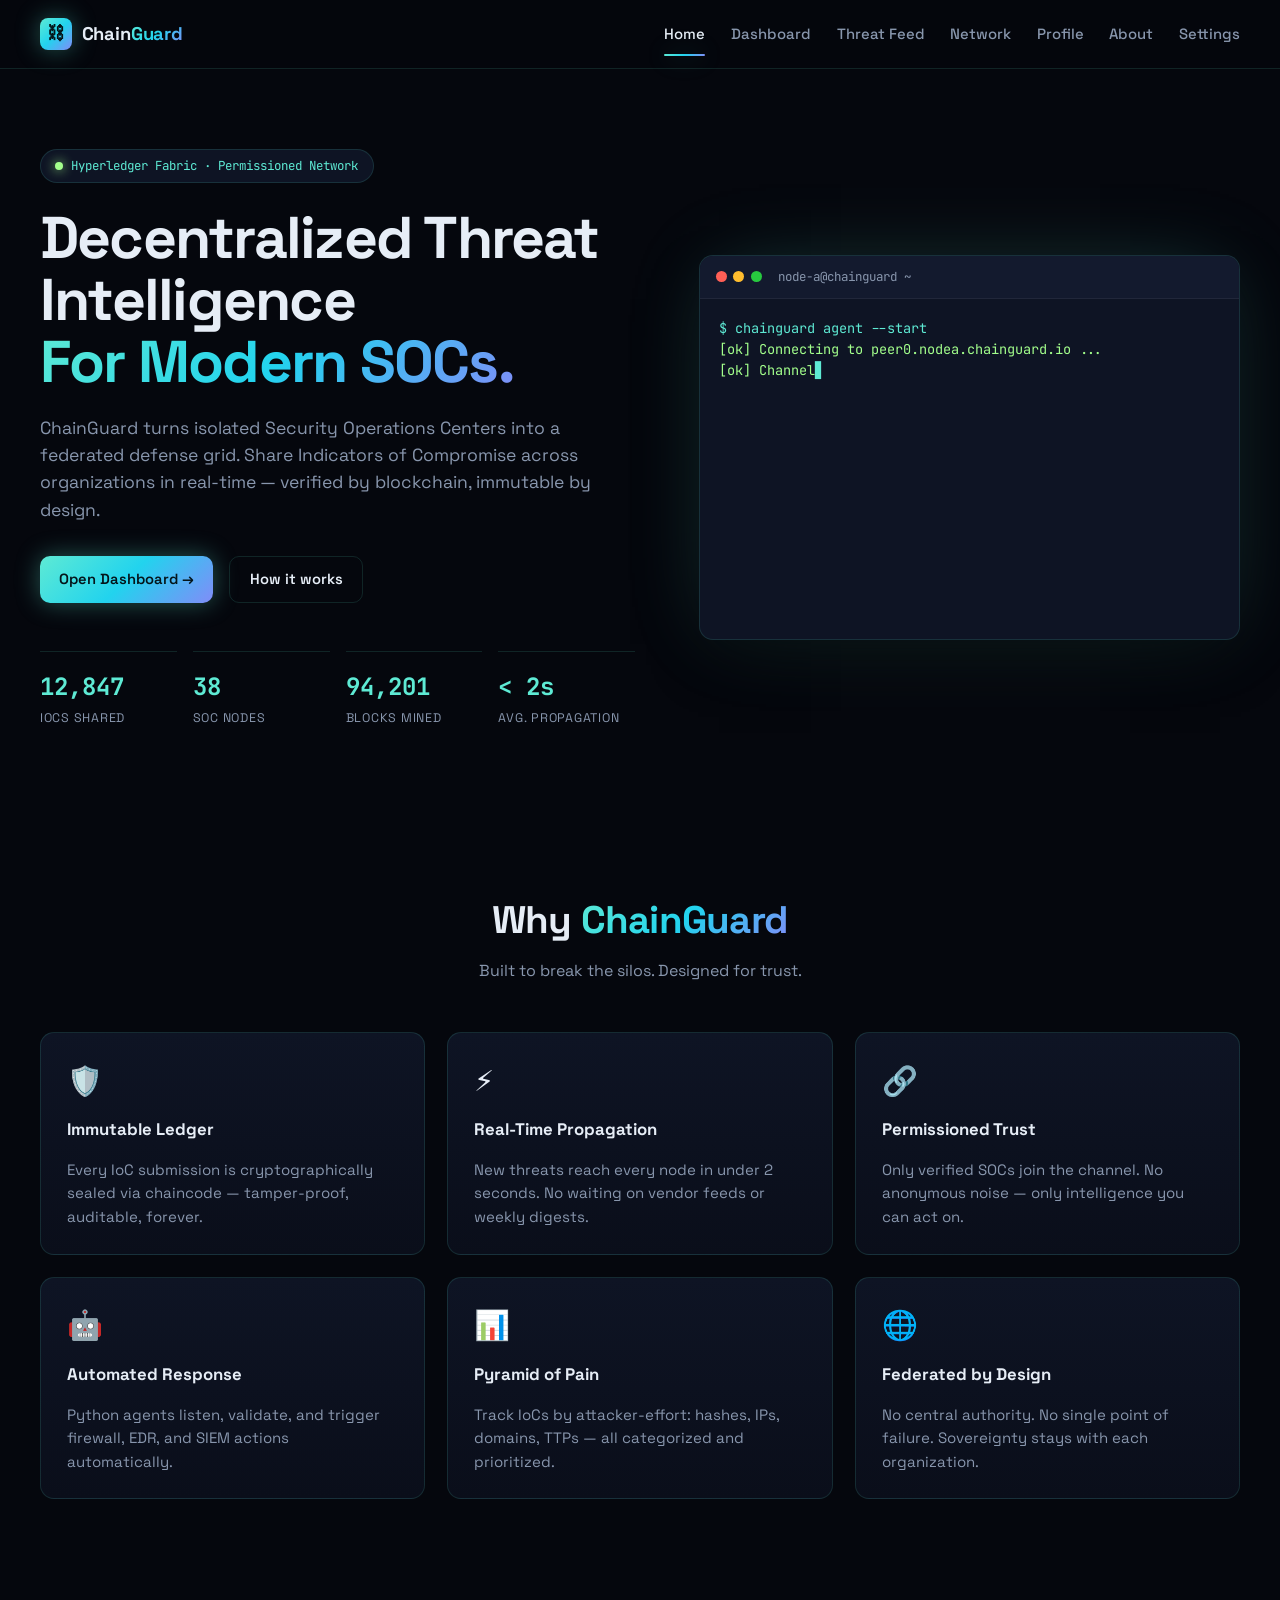
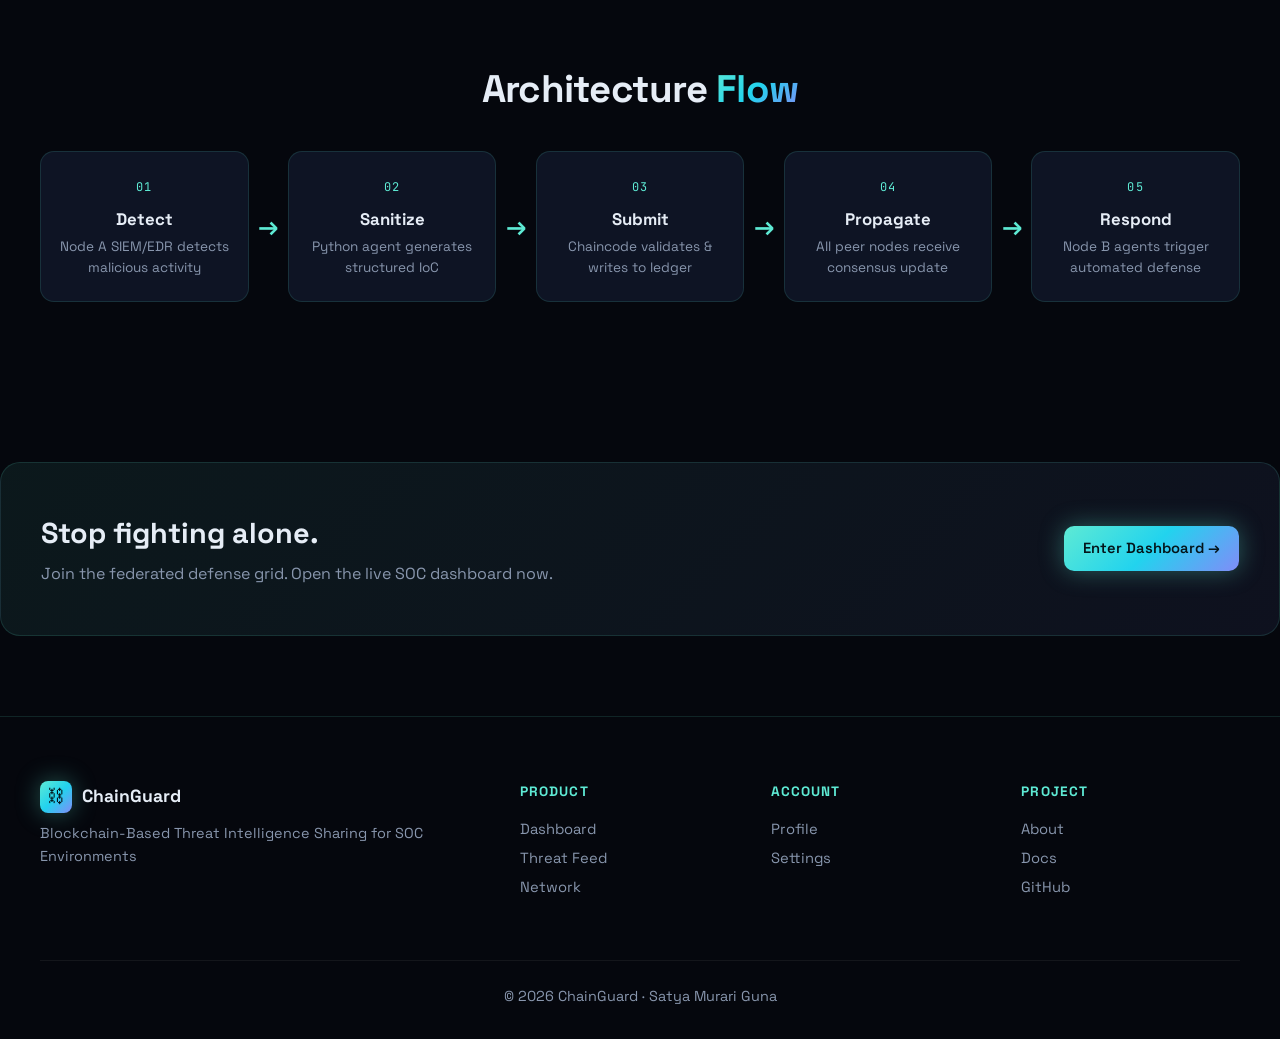
<file: chaingaurd/index.html>
<!DOCTYPE html>
<html lang="en">
<head>
  <meta charset="UTF-8" />
  <meta name="viewport" content="width=device-width, initial-scale=1.0" />
  <title>ChainGuard — Decentralized Threat Intelligence for SOCs</title>
  <meta name="description" content="ChainGuard: a Hyperledger Fabric–powered platform for secure, real-time threat intelligence sharing across Security Operations Centers." />
  <link rel="icon" href="favicon.ico" />
  <link rel="preconnect" href="https://fonts.googleapis.com" />
  <link rel="preconnect" href="https://fonts.gstatic.com" crossorigin />
  <link href="https://fonts.googleapis.com/css2?family=JetBrains+Mono:wght@400;600&family=Space+Grotesk:wght@400;500;600;700&display=swap" rel="stylesheet" />
  <link rel="stylesheet" href="style.css" />
</head>
<body>
  <div class="grid-bg"></div>
  <div class="scanline"></div>

  <!-- NAV -->
  <header class="nav">
    <a href="index.html" class="brand">
      <span class="brand-mark">⛓</span>
      <span class="brand-name">Chain<span class="accent">Guard</span></span>
    </a>
    <nav class="nav-links">
      <a href="index.html" class="active">Home</a>
      <a href="dashboard.html">Dashboard</a>
      <a href="threats.html">Threat Feed</a>
      <a href="network.html">Network</a>
      <a href="profile.html">Profile</a>
      <a href="about.html">About</a> 
      <a href="settings.html">Settings</a>
    </nav>
    <button class="hamburger" aria-label="menu">☰</button>
  </header>

  <!-- HERO -->
  <section class="hero">
    <div class="hero-text">
      <div class="badge">
        <span class="dot"></span> Hyperledger Fabric · Permissioned Network
      </div>
      <h1>Decentralized Threat Intelligence<br/><span class="grad">For Modern SOCs.</span></h1>
      <p class="lede">
        ChainGuard turns isolated Security Operations Centers into a federated defense grid.
        Share Indicators of Compromise across organizations in real-time — verified by
        blockchain, immutable by design.
      </p>
      <div class="cta-row">
        <a href="dashboard.html" class="btn btn-primary">Open Dashboard →</a>
        <a href="about.html" class="btn btn-ghost">How it works</a>
      </div>
      <div class="stats">
        <div><strong id="stat-iocs">12,847</strong><span>IoCs Shared</span></div>
        <div><strong id="stat-nodes">38</strong><span>SOC Nodes</span></div>
        <div><strong id="stat-blocks">94,201</strong><span>Blocks Mined</span></div>
        <div><strong>&lt; 2s</strong><span>Avg. Propagation</span></div>
      </div>
    </div>

    <div class="hero-visual">
      <div class="terminal">
        <div class="term-bar">
          <span></span><span></span><span></span>
          <p>node-a@chainguard ~ </p>
        </div>
        <div class="term-body" id="terminal"></div>
      </div>
    </div>
  </section>

  <!-- FEATURES -->
  <section class="features" id="features">
    <h2 class="section-title">Why <span class="accent">ChainGuard</span></h2>
    <p class="section-sub">Built to break the silos. Designed for trust.</p>
    <div class="feature-grid">
      <div class="card">
        <div class="ico">🛡️</div>
        <h3>Immutable Ledger</h3>
        <p>Every IoC submission is cryptographically sealed via chaincode — tamper-proof, auditable, forever.</p>
      </div>
      <div class="card">
        <div class="ico">⚡</div>
        <h3>Real-Time Propagation</h3>
        <p>New threats reach every node in under 2 seconds. No waiting on vendor feeds or weekly digests.</p>
      </div>
      <div class="card">
        <div class="ico">🔗</div>
        <h3>Permissioned Trust</h3>
        <p>Only verified SOCs join the channel. No anonymous noise — only intelligence you can act on.</p>
      </div>
      <div class="card">
        <div class="ico">🤖</div>
        <h3>Automated Response</h3>
        <p>Python agents listen, validate, and trigger firewall, EDR, and SIEM actions automatically.</p>
      </div>
      <div class="card">
        <div class="ico">📊</div>
        <h3>Pyramid of Pain</h3>
        <p>Track IoCs by attacker-effort: hashes, IPs, domains, TTPs — all categorized and prioritized.</p>
      </div>
      <div class="card">
        <div class="ico">🌐</div>
        <h3>Federated by Design</h3>
        <p>No central authority. No single point of failure. Sovereignty stays with each organization.</p>
      </div>
    </div>
  </section>

  <!-- ARCHITECTURE -->
  <section class="arch">
    <h2 class="section-title">Architecture <span class="accent">Flow</span></h2>
    <div class="flow">
      <div class="flow-node"><span class="num">01</span><h4>Detect</h4><p>Node A SIEM/EDR detects malicious activity</p></div>
      <div class="arrow">→</div>
      <div class="flow-node"><span class="num">02</span><h4>Sanitize</h4><p>Python agent generates structured IoC</p></div>
      <div class="arrow">→</div>
      <div class="flow-node"><span class="num">03</span><h4>Submit</h4><p>Chaincode validates & writes to ledger</p></div>
      <div class="arrow">→</div>
      <div class="flow-node"><span class="num">04</span><h4>Propagate</h4><p>All peer nodes receive consensus update</p></div>
      <div class="arrow">→</div>
      <div class="flow-node"><span class="num">05</span><h4>Respond</h4><p>Node B agents trigger automated defense</p></div>
    </div>
  </section>

  <!-- CTA -->
  <section class="cta-band">
    <div>
      <h2>Stop fighting alone.</h2>
      <p>Join the federated defense grid. Open the live SOC dashboard now.</p>
    </div>
    <a href="dashboard.html" class="btn btn-primary">Enter Dashboard →</a>
  </section>

  <footer class="footer">
    <div>
      <span class="brand-mark">⛓</span>
      <strong>ChainGuard</strong>
      <p>Blockchain-Based Threat Intelligence Sharing for SOC Environments</p>
    </div>
    <div class="foot-cols">
      <div><h5>Product</h5><a href="dashboard.html">Dashboard</a><a href="threats.html">Threat Feed</a><a href="network.html">Network</a></div>
      <div><h5>Account</h5><a href="profile.html">Profile</a><a href="settings.html">Settings</a></div>
      <div><h5>Project</h5><a href="about.html">About</a><a href="#">Docs</a><a href="#">GitHub</a></div>
    </div>
    <p class="copyright">© 2026 ChainGuard · Satya Murari Guna </p>
  </footer>

  <script src="script.js"></script>
</body>
</html>
</file>
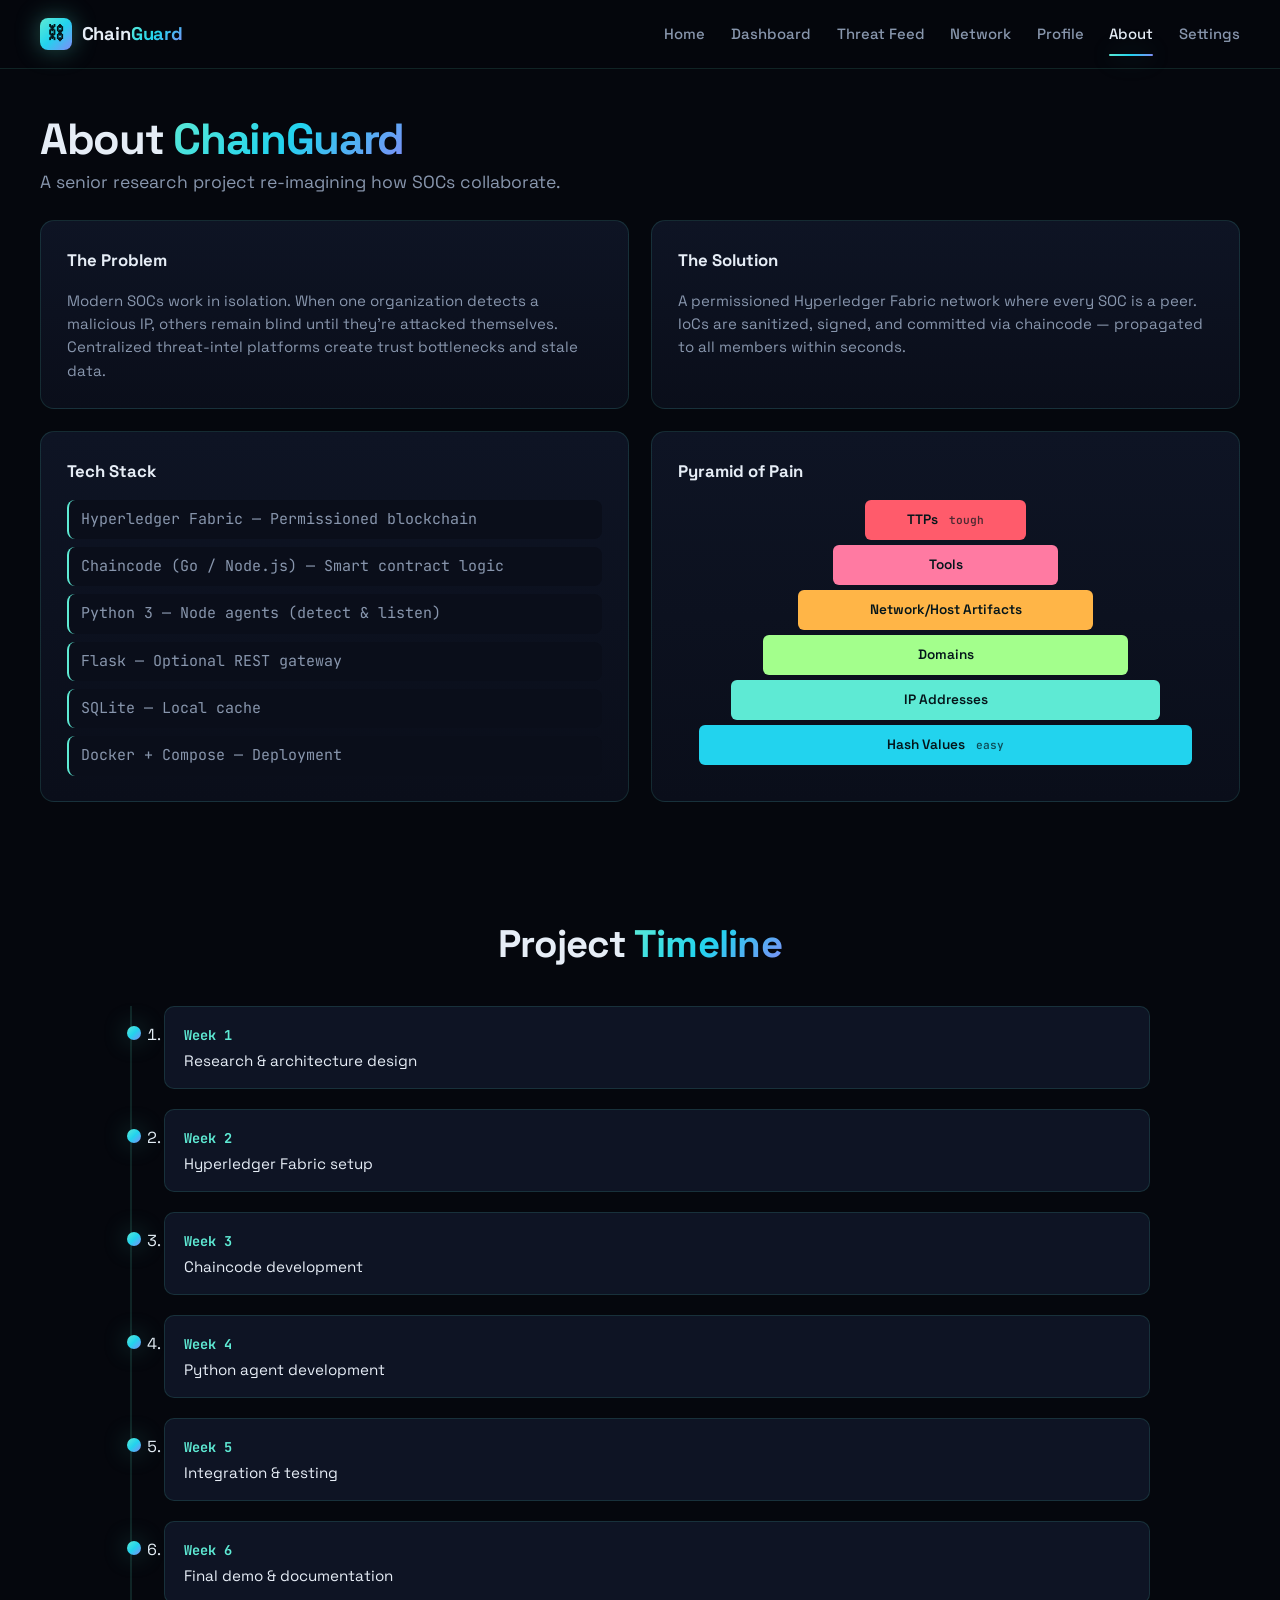
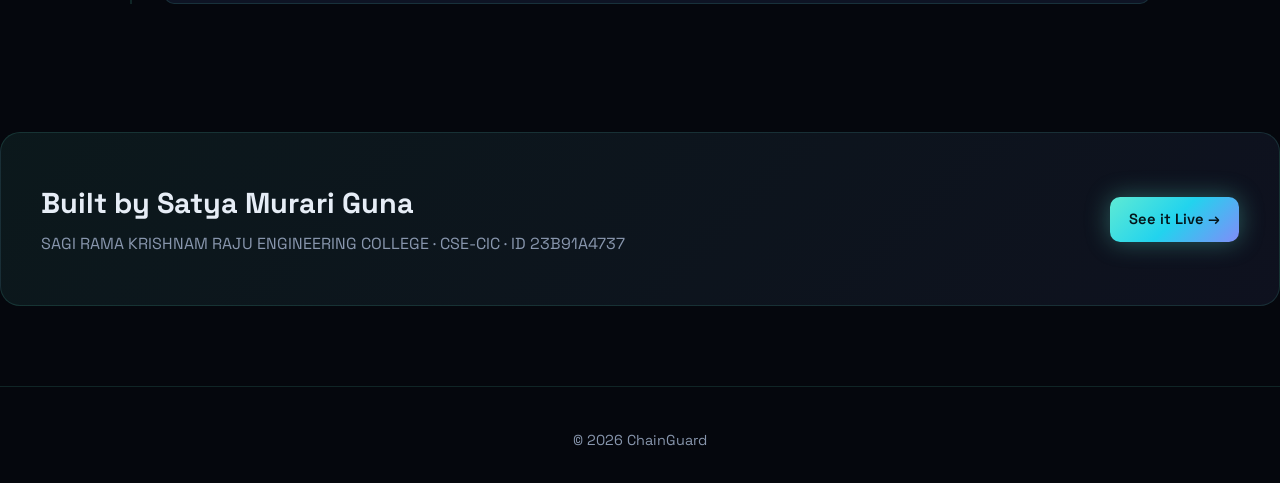
<file: chaingaurd/about.html>
<!DOCTYPE html>
<html lang="en">
<head>
  <meta charset="UTF-8" />
  <meta name="viewport" content="width=device-width, initial-scale=1.0" />
  <title>ChainGuard — Decentralized Threat Intelligence for SOCs</title>
  <meta name="description" content="ChainGuard: a Hyperledger Fabric–powered platform for secure, real-time threat intelligence sharing across Security Operations Centers." />
  <link rel="icon" href="favicon.ico" />
  <link rel="preconnect" href="https://fonts.googleapis.com" />
  <link rel="preconnect" href="https://fonts.gstatic.com" crossorigin />
  <link href="https://fonts.googleapis.com/css2?family=JetBrains+Mono:wght@400;600&family=Space+Grotesk:wght@400;500;600;700&display=swap" rel="stylesheet" />
  <link rel="stylesheet" href="style.css" />
</head>
<body>
  <div class="grid-bg"></div>
  <div class="scanline"></div>

  <!-- NAV -->
  <header class="nav">
    <a href="index.html" class="brand">
      <span class="brand-mark">⛓</span>
      <span class="brand-name">Chain<span class="accent">Guard</span></span>
    </a>
    <nav class="nav-links">
      <a href="index.html">Home</a>
      <a href="dashboard.html">Dashboard</a>
      <a href="threats.html">Threat Feed</a>
      <a href="network.html">Network</a>
      <a href="profile.html">Profile</a>
      <a href="about.html"  class="active">About</a> 
      <a href="settings.html">Settings</a>
    </nav>
    <button class="hamburger" aria-label="menu">☰</button>

  </header>

  <section class="page-head">
    <div><h1>About <span class="accent">ChainGuard</span></h1>
    <p class="lede">A senior research project re-imagining how SOCs collaborate.</p></div>
  </section>

  <section class="about-grid">
    <div class="card">
      <h3>The Problem</h3>
      <p>Modern SOCs work in isolation. When one organization detects a malicious IP, others remain blind until they're attacked themselves. Centralized threat-intel platforms create trust bottlenecks and stale data.</p>
    </div>
    <div class="card">
      <h3>The Solution</h3>
      <p>A permissioned Hyperledger Fabric network where every SOC is a peer. IoCs are sanitized, signed, and committed via chaincode — propagated to all members within seconds.</p>
    </div>
    <div class="card">
      <h3>Tech Stack</h3>
      <ul class="tech">
        <li>Hyperledger Fabric — Permissioned blockchain</li>
        <li>Chaincode (Go / Node.js) — Smart contract logic</li>
        <li>Python 3 — Node agents (detect &amp; listen)</li>
        <li>Flask — Optional REST gateway</li>
        <li>SQLite — Local cache</li>
        <li>Docker + Compose — Deployment</li>
      </ul>
    </div>
    <div class="card">
      <h3>Pyramid of Pain</h3>
      <div class="pyramid">
        <div class="p p1">TTPs <span>tough</span></div>
        <div class="p p2">Tools</div>
        <div class="p p3">Network/Host Artifacts</div>
        <div class="p p4">Domains</div>
        <div class="p p5">IP Addresses</div>
        <div class="p p6">Hash Values <span>easy</span></div>
      </div>
    </div>
  </section>

  <section class="timeline-wrap">
    <h2 class="section-title">Project <span class="accent">Timeline</span></h2>
    <ol class="timeline">
      <li><h4>Week 1</h4><p>Research &amp; architecture design</p></li>
      <li><h4>Week 2</h4><p>Hyperledger Fabric setup</p></li>
      <li><h4>Week 3</h4><p>Chaincode development</p></li>
      <li><h4>Week 4</h4><p>Python agent development</p></li>
      <li><h4>Week 5</h4><p>Integration &amp; testing</p></li>
      <li><h4>Week 6</h4><p>Final demo &amp; documentation</p></li>
    </ol>
  </section>

  <section class="cta-band">
    <div><h2>Built by Satya Murari Guna</h2><p>SAGI RAMA KRISHNAM RAJU ENGINEERING COLLEGE · CSE-CIC · ID 23B91A4737</p></div>
    <a href="dashboard.html" class="btn btn-primary">See it Live →</a>
  </section>

  <footer class="footer mini"><p>© 2026 ChainGuard</p></footer>
  <script src="script.js"></script>
</body>
</html>
</file>
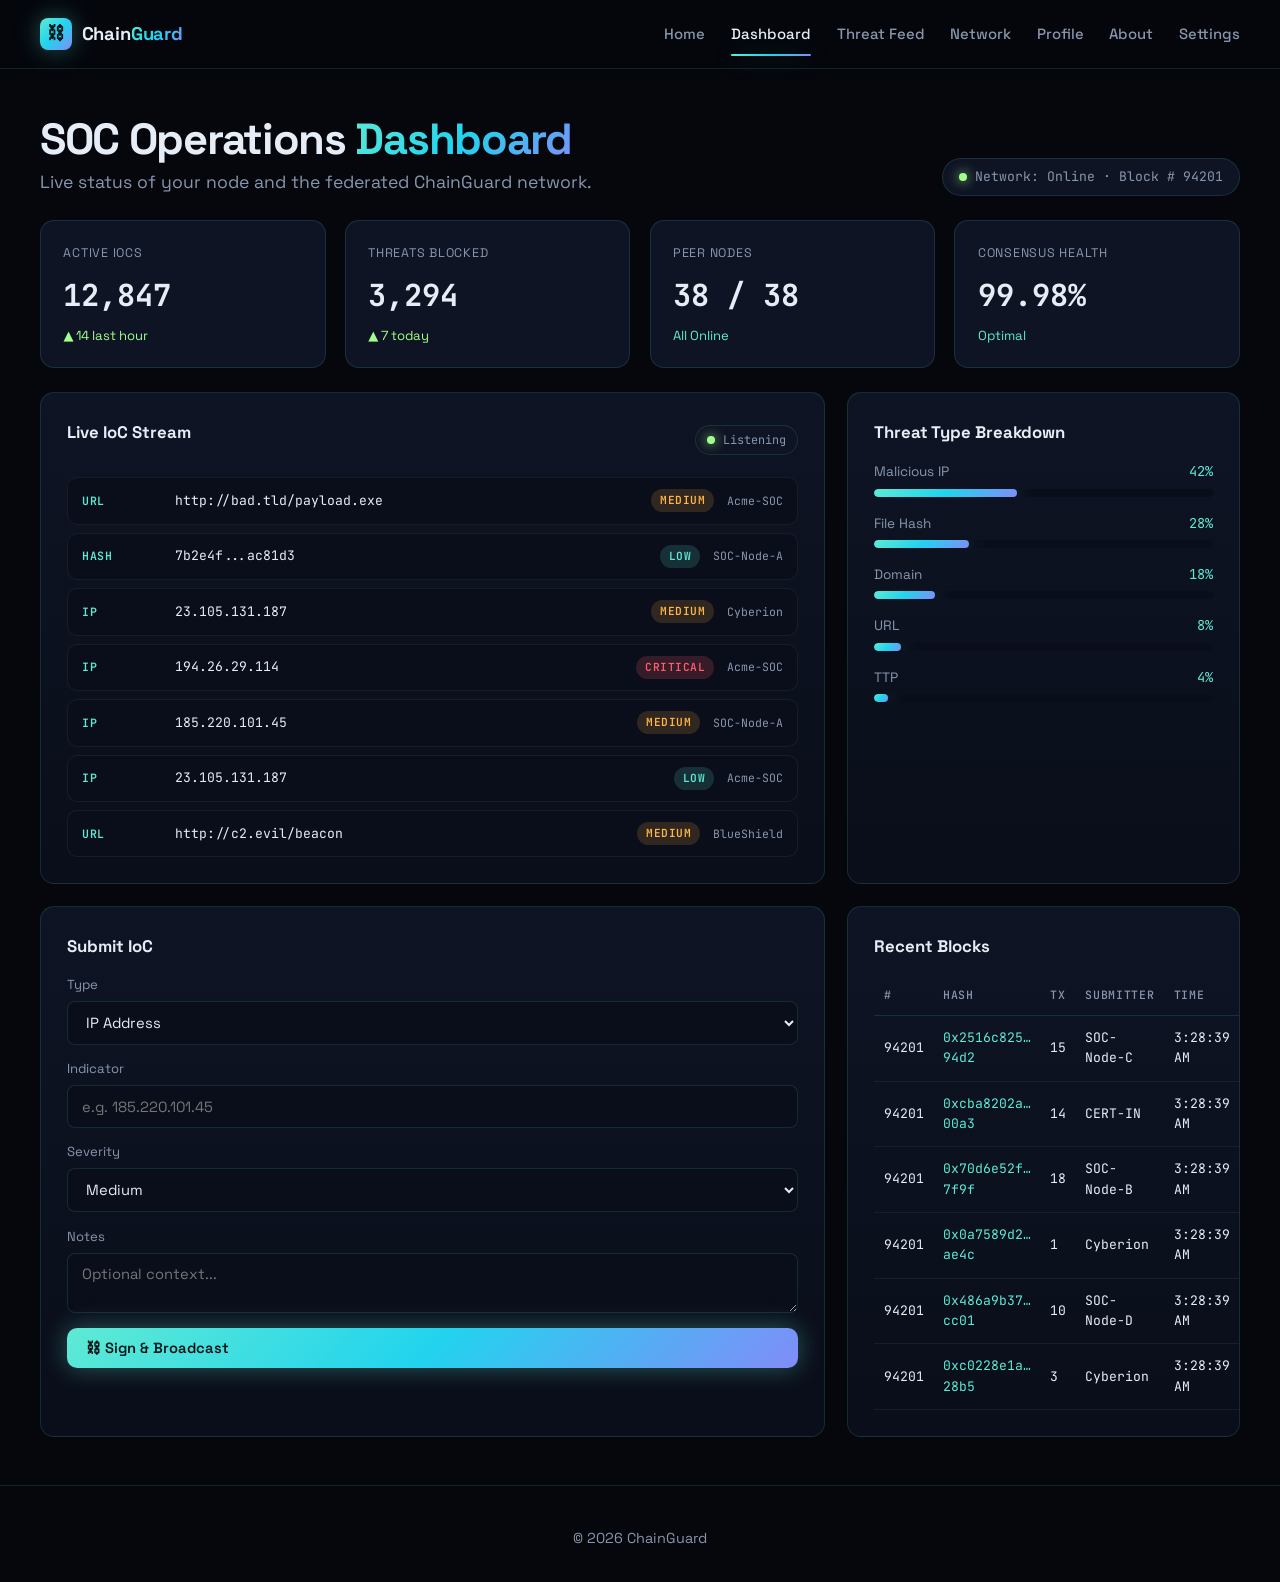
<file: chaingaurd/dashboard.html>
<!DOCTYPE html>
<html lang="en">
<head>
  <meta charset="UTF-8" />
  <meta name="viewport" content="width=device-width, initial-scale=1.0" />
  <title>ChainGuard — Decentralized Threat Intelligence for SOCs</title>
  <meta name="description" content="ChainGuard: a Hyperledger Fabric–powered platform for secure, real-time threat intelligence sharing across Security Operations Centers." />
  <link rel="icon" href="favicon.ico" />
  <link rel="preconnect" href="https://fonts.googleapis.com" />
  <link rel="preconnect" href="https://fonts.gstatic.com" crossorigin />
  <link href="https://fonts.googleapis.com/css2?family=JetBrains+Mono:wght@400;600&family=Space+Grotesk:wght@400;500;600;700&display=swap" rel="stylesheet" />
  <link rel="stylesheet" href="style.css" />
</head>
<body>
  <div class="grid-bg"></div>
  <div class="scanline"></div>

  <!-- NAV -->
  <header class="nav">
    <a href="index.html" class="brand">
      <span class="brand-mark">⛓</span>
      <span class="brand-name">Chain<span class="accent">Guard</span></span>
    </a>
    <nav class="nav-links">
      <a href="index.html">Home</a>
      <a href="dashboard.html"  class="active">Dashboard</a>
      <a href="threats.html">Threat Feed</a>
      <a href="network.html">Network</a>
      <a href="profile.html">Profile</a>
      <a href="about.html">About</a> 
      <a href="settings.html">Settings</a>
    </nav>
    <button class="hamburger" aria-label="menu">☰</button>
  </header>

  <section class="page-head">
    <div>
      <h1>SOC Operations <span class="accent">Dashboard</span></h1>
      <p class="lede">Live status of your node and the federated ChainGuard network.</p>
    </div>
    <div class="status-pill"><span class="dot live"></span> Network: Online · Block #<span id="block-no">94201</span></div>
  </section>

  <section class="kpi-grid">
    <div class="kpi"><span>Active IoCs</span><strong id="kpi-iocs">12,847</strong><em class="up">▲ 14 last hour</em></div>
    <div class="kpi"><span>Threats Blocked</span><strong id="kpi-blocked">3,294</strong><em class="up">▲ 7 today</em></div>
    <div class="kpi"><span>Peer Nodes</span><strong>38 / 38</strong><em class="ok">All Online</em></div>
    <div class="kpi"><span>Consensus Health</span><strong>99.98%</strong><em class="ok">Optimal</em></div>
  </section>

  <section class="dash-grid">
    <div class="card big">
      <div class="card-head">
        <h3>Live IoC Stream</h3>
        <span class="status-pill small"><span class="dot live"></span> Listening</span>
      </div>
      <ul class="ioc-list" id="ioc-stream"></ul>
    </div>

    <div class="card">
      <h3>Threat Type Breakdown</h3>
      <div class="bars">
        <div class="bar"><label>Malicious IP <span>42%</span></label><div><i style="width:42%"></i></div></div>
        <div class="bar"><label>File Hash <span>28%</span></label><div><i style="width:28%"></i></div></div>
        <div class="bar"><label>Domain <span>18%</span></label><div><i style="width:18%"></i></div></div>
        <div class="bar"><label>URL <span>8%</span></label><div><i style="width:8%"></i></div></div>
        <div class="bar"><label>TTP <span>4%</span></label><div><i style="width:4%"></i></div></div>
      </div>
    </div>

    <div class="card">
      <h3>Submit IoC</h3>
      <form class="form" id="ioc-form" onsubmit="return submitIoC(event)">
        <label>Type
          <select required>
            <option>IP Address</option><option>File Hash (SHA256)</option><option>Domain</option><option>URL</option>
          </select>
        </label>
        <label>Indicator
          <input type="text" placeholder="e.g. 185.220.101.45" required />
        </label>
        <label>Severity
          <select><option>Low</option><option selected>Medium</option><option>High</option><option>Critical</option></select>
        </label>
        <label>Notes
          <textarea rows="2" placeholder="Optional context..."></textarea>
        </label>
        <button class="btn btn-primary" type="submit">⛓ Sign &amp; Broadcast</button>
      </form>
    </div>

    <div class="card big">
      <h3>Recent Blocks</h3>
      <table class="table">
        <thead><tr><th>#</th><th>Hash</th><th>Tx</th><th>Submitter</th><th>Time</th></tr></thead>
        <tbody id="blocks-body"></tbody>
      </table>
    </div>
  </section>

  <footer class="footer mini"><p>© 2026 ChainGuard</p></footer>
  <script src="script.js"></script>
</body>
</html>
</file>
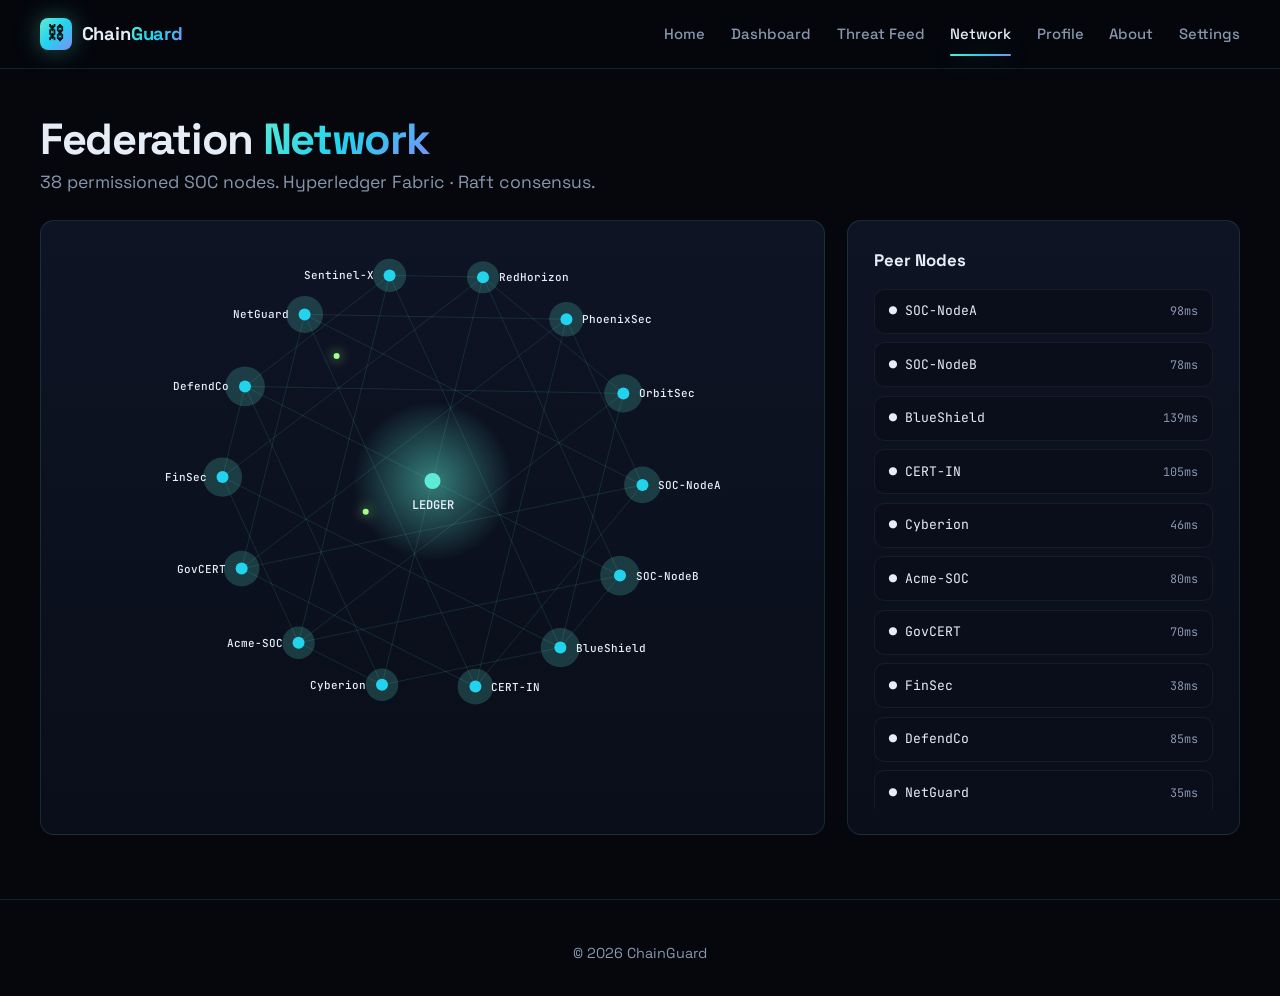
<file: chaingaurd/network.html>
<!DOCTYPE html>
<html lang="en">
<head>
  <meta charset="UTF-8" />
  <meta name="viewport" content="width=device-width, initial-scale=1.0" />
  <title>ChainGuard — Decentralized Threat Intelligence for SOCs</title>
  <meta name="description" content="ChainGuard: a Hyperledger Fabric–powered platform for secure, real-time threat intelligence sharing across Security Operations Centers." />
  <link rel="icon" href="favicon.ico" />
  <link rel="preconnect" href="https://fonts.googleapis.com" />
  <link rel="preconnect" href="https://fonts.gstatic.com" crossorigin />
  <link href="https://fonts.googleapis.com/css2?family=JetBrains+Mono:wght@400;600&family=Space+Grotesk:wght@400;500;600;700&display=swap" rel="stylesheet" />
  <link rel="stylesheet" href="style.css" />
</head>
<body>
  <div class="grid-bg"></div>
  <div class="scanline"></div>

  <!-- NAV -->
  <header class="nav">
    <a href="index.html" class="brand">
      <span class="brand-mark">⛓</span>
      <span class="brand-name">Chain<span class="accent">Guard</span></span>
    </a>
    <nav class="nav-links">
      <a href="index.html">Home</a>
      <a href="dashboard.html">Dashboard</a>
      <a href="threats.html">Threat Feed</a>
      <a href="network.html"  class="active">Network</a>
      <a href="profile.html">Profile</a>
      <a href="about.html">About</a> 
      <a href="settings.html">Settings</a>
    </nav>
    <button class="hamburger" aria-label="menu">☰</button>
  </header>
  <section class="page-head">
    <div><h1>Federation <span class="accent">Network</span></h1>
    <p class="lede">38 permissioned SOC nodes. Hyperledger Fabric · Raft consensus.</p></div>
  </section>

  <section class="net-wrap">
    <div class="card net-canvas">
      <canvas id="net-canvas"></canvas>
    </div>
    <div class="card">
      <h3>Peer Nodes</h3>
      <ul class="node-list" id="node-list"></ul>
    </div>
  </section>

  <footer class="footer mini"><p>© 2026 ChainGuard</p></footer>
  <script src="script.js"></script>
</body>
</html>
</file>
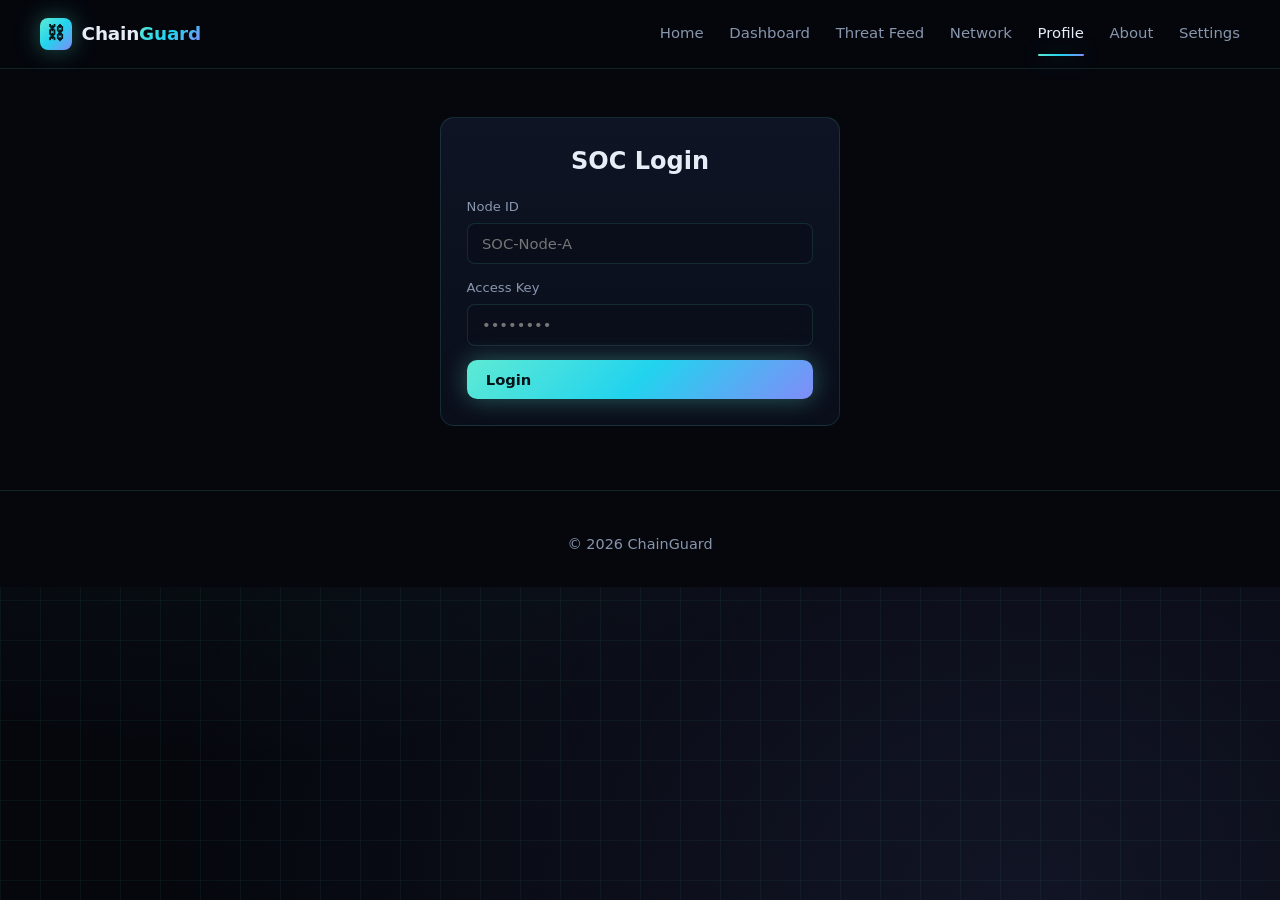
<file: chaingaurd/profile.html>
<!DOCTYPE html>
<html lang="en">
<head>
  <meta charset="UTF-8" />
  <meta name="viewport" content="width=device-width, initial-scale=1.0" />
  <title>Profile — ChainGuard</title>

  <link rel="stylesheet" href="style.css" />
</head>
<body>

<div class="grid-bg"></div>

<header class="nav">
  <a href="index.html" class="brand">
    <span class="brand-mark">⛓</span>
    <span class="brand-name">Chain<span class="accent">Guard</span></span>
  </a>
  <nav class="nav-links">
    <a href="index.html">Home</a>
    <a href="dashboard.html">Dashboard</a>
    <a href="threats.html">Threat Feed</a>
    <a href="network.html">Network</a>
    <a href="profile.html" class="active">Profile</a>
    <a href="about.html">About</a>
    <a href="settings.html">Settings</a>
  </nav>
</header>

<!-- LOGIN SECTION -->
<section id="login-section" class="profile-wrap" 
style="display:flex; justify-content:center;">  <div class="card" style="max-width:400px; width:100%;">
    <center><h2 style="margin-bottom:1rem;">SOC Login</h2></center>

    <form onsubmit="login(event)" class="form">
      <label>Node ID
        <input type="text" id="nodeId" placeholder="SOC-Node-A" required />
      </label>

      <label>Access Key
        <input type="password" id="password" placeholder="••••••••" required />
      </label>

      <button class="btn btn-primary" type="submit">Login</button>
    </form>
  </div>
</section>

<!-- PROFILE SECTION -->
<section id="profile-section" class="profile-wrap" style="display:none;">

  <div class="card profile-card">
    <div class="avatar">SG</div>
    <h2>Satya Murari Guna</h2>
    <p class="muted">Lead SOC Analyst · Node-A Operator</p>

    <div class="chips">
      <span class="chip ok">● Verified Peer</span>
      <span class="chip">Hyperledger Admin</span>
      <span class="chip">Chaincode Dev</span>
    </div>

    <dl class="meta">
      <dt>Organization</dt><dd>SRKR Engineering College</dd>
      <dt>Department</dt><dd>CSE — CIC</dd>
      <dt>Node ID</dt><dd><code id="node-display"></code></dd>
      <dt>MSP</dt><dd><code>NodeAMSP</code></dd>
      <dt>Joined</dt><dd>March 12, 2026</dd>
    </dl>

    <button class="btn btn-ghost" onclick="logout()">Logout</button>
  </div>

  <div class="profile-side">

    <div class="card">
      <h3>Activity Summary</h3>
      <div class="kpi-row">
        <div><strong>284</strong><span>IoCs Submitted</span></div>
        <div><strong>1,902</strong><span>IoCs Consumed</span></div>
        <div><strong>96</strong><span>Threats Blocked</span></div>
      </div>
    </div>

    <div class="card">
      <h3>API Credentials</h3>
      <div class="cred">
        <label>Public Key</label>
        <code>0x7f3a...c821e9b4</code>
      </div>
      <button class="btn btn-ghost">Rotate Keys</button>
    </div>

    <div class="card">
      <h3>Recent Submissions</h3>
      <ul class="ioc-list compact" id="profile-iocs"></ul>
    </div>

  </div>
</section>

<footer class="footer mini">
  <p>© 2026 ChainGuard</p>
</footer>

<script>
  // Check login state
  window.onload = () => {
    const node = localStorage.getItem("chainguard_node");
    if (node) showProfile(node);
  };

  function login(e) {
    e.preventDefault();

    const nodeId = document.getElementById("nodeId").value;
    const password = document.getElementById("password").value;

    // simple demo auth
    if (nodeId && password.length >= 4) {
      localStorage.setItem("chainguard_node", nodeId);
      showProfile(nodeId);
    } else {
      alert("Invalid credentials");
    }
  }

  function showProfile(node) {
    document.getElementById("login-section").style.display = "none";
    document.getElementById("profile-section").style.display = "grid";
    document.getElementById("node-display").textContent = node;
  }

  function logout() {
    localStorage.removeItem("chainguard_node");
    location.reload();
  }
</script>

<script src="script.js"></script>
</body>
</html>
</file>
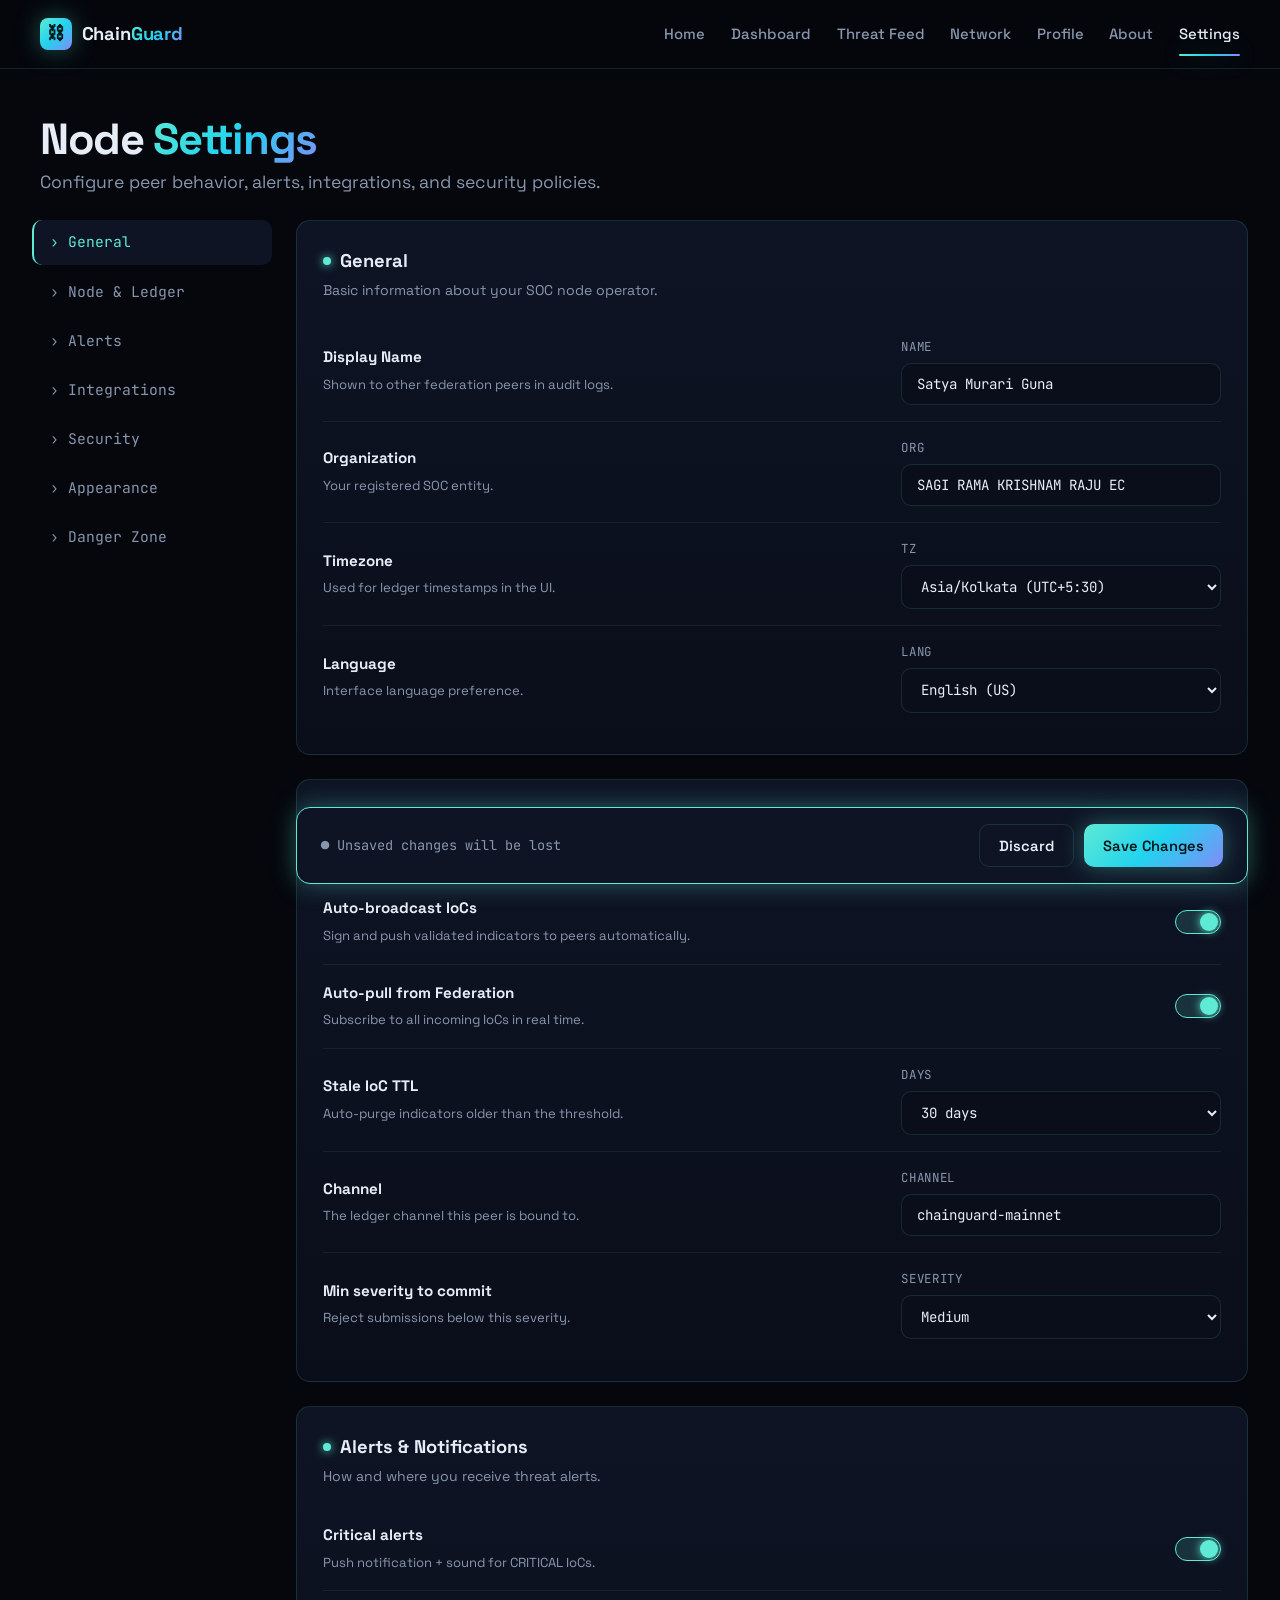
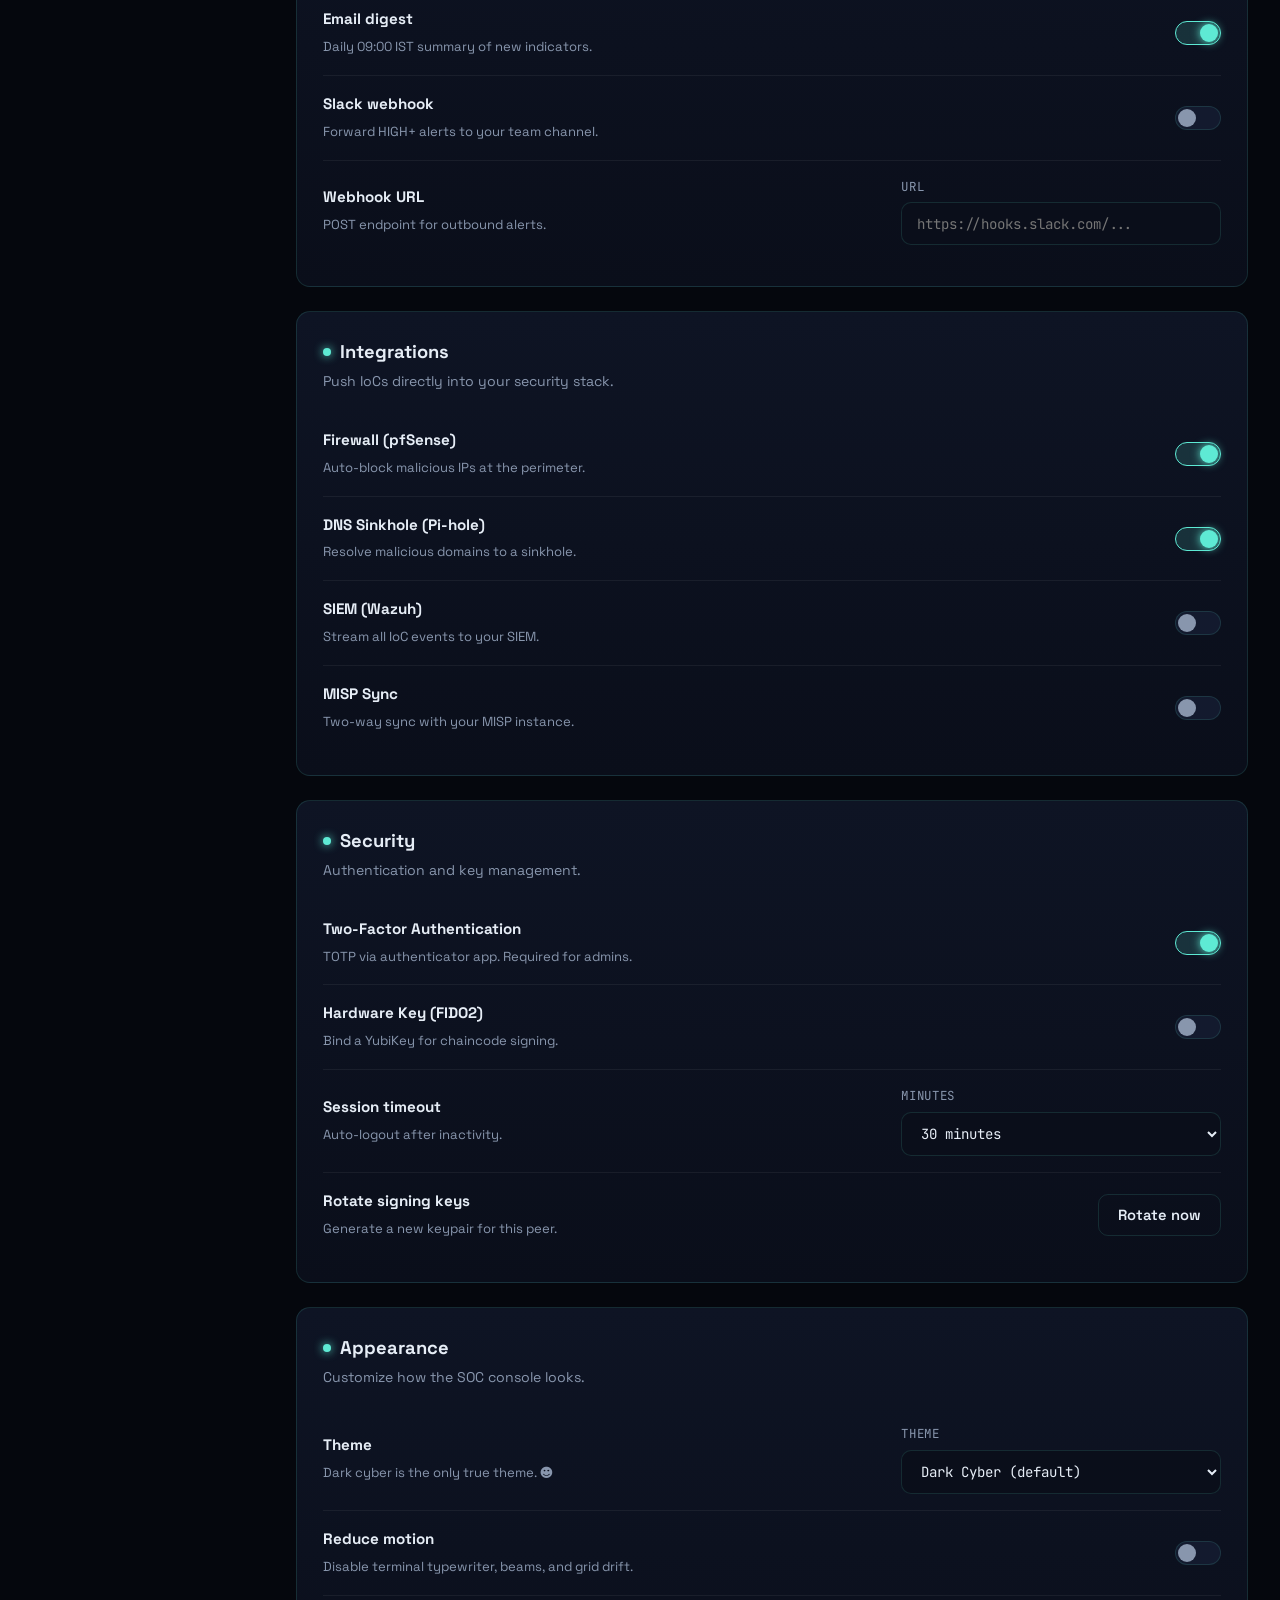
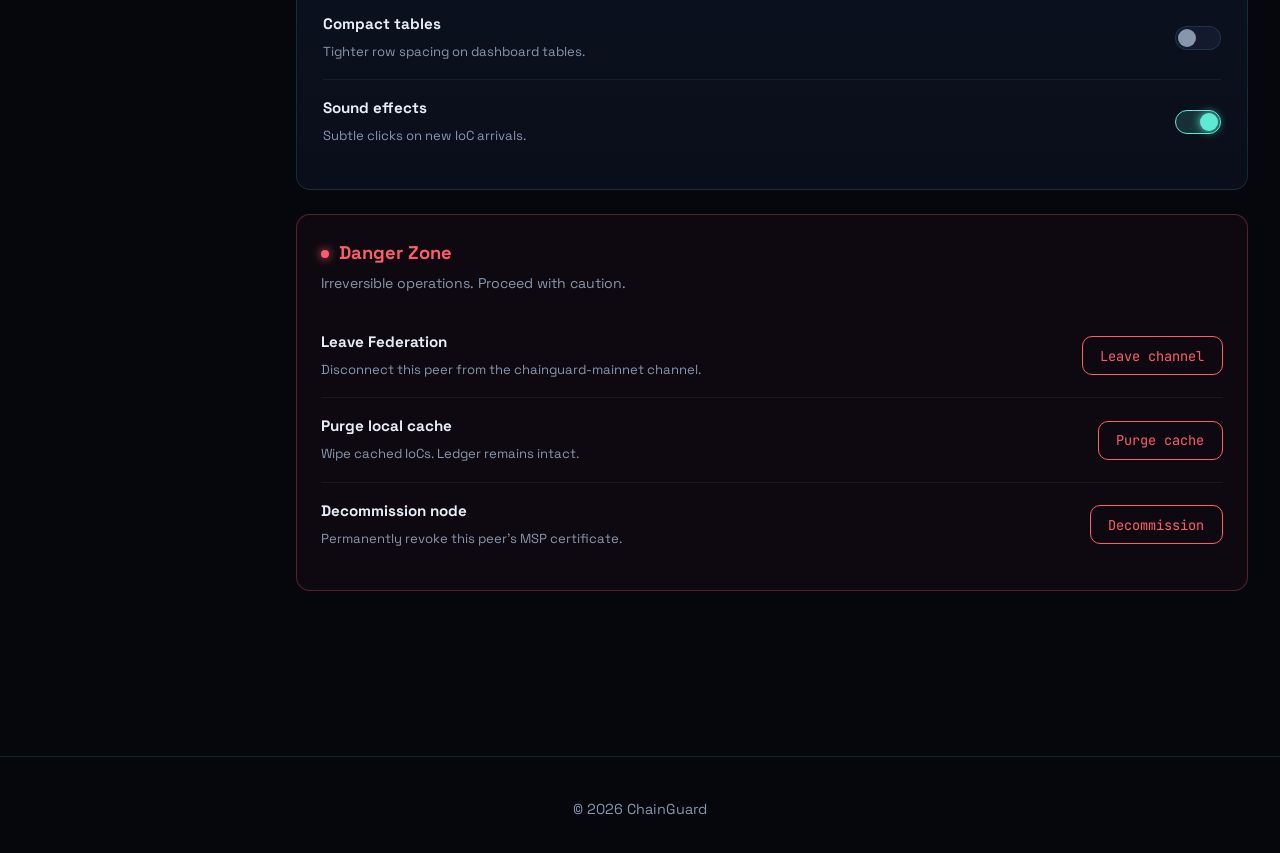
<file: chaingaurd/settings.html>
<!DOCTYPE html>
<html lang="en">
<head>
  <meta charset="UTF-8" />
  <meta name="viewport" content="width=device-width, initial-scale=1.0" />
  <title>Settings — ChainGuard</title>
  <meta name="description" content="Configure your ChainGuard SOC node, alerts, integrations, and security preferences." />
  <link rel="icon" href="favicon.ico" />
  <link href="https://fonts.googleapis.com/css2?family=JetBrains+Mono:wght@400;600&family=Space+Grotesk:wght@400;500;600;700&display=swap" rel="stylesheet" />
  <link rel="stylesheet" href="style.css" />
  <style>
    .settings-wrap{display:grid;grid-template-columns:240px 1fr;gap:1.5rem;max-width:1280px;margin:0 auto;padding:0 2rem 4rem}
    .settings-nav{position:sticky;top:90px;align-self:start;display:flex;flex-direction:column;gap:.25rem}
    .settings-nav a{padding:.7rem 1rem;border-radius:10px;color:var(--muted);font-size:.92rem;border-left:2px solid transparent;font-family:var(--mono)}
    .settings-nav a:hover{color:var(--text);background:var(--surface)}
    .settings-nav a.active{color:var(--cyan);background:var(--surface);border-left-color:var(--cyan)}
    .settings-main{display:flex;flex-direction:column;gap:1.5rem}
    .setting-section h3{display:flex;align-items:center;gap:.6rem;margin-bottom:.3rem;font-size:1.15rem}
    .setting-section h3 .dot{width:8px;height:8px;border-radius:50%;background:var(--cyan);box-shadow:0 0 10px var(--cyan)}
    .setting-section > p.muted{margin-bottom:1.2rem;font-size:.88rem}
    .setting-row{display:flex;justify-content:space-between;align-items:center;padding:1rem 0;border-bottom:1px solid var(--line-2);gap:1.5rem}
    .setting-row:last-child{border-bottom:0}
    .setting-row .label strong{display:block;font-size:.95rem;margin-bottom:.2rem}
    .setting-row .label span{color:var(--muted);font-size:.82rem}
    .toggle{position:relative;width:46px;height:24px;background:var(--surface-2);border:1px solid var(--line);border-radius:99px;cursor:pointer;flex-shrink:0;transition:all .25s}
    .toggle::after{content:'';position:absolute;top:2px;left:2px;width:18px;height:18px;border-radius:50%;background:var(--muted);transition:all .25s}
    .toggle.on{background:rgba(94,234,212,0.15);border-color:var(--cyan)}
    .toggle.on::after{left:24px;background:var(--cyan);box-shadow:0 0 10px var(--cyan)}
    .field{display:flex;flex-direction:column;gap:.4rem;flex:1;max-width:320px}
    .field label{font-size:.78rem;color:var(--muted);font-family:var(--mono);text-transform:uppercase;letter-spacing:.05em}
    .field input,.field select,.field textarea{background:var(--bg-2);border:1px solid var(--line);color:var(--text);padding:.7rem .9rem;border-radius:10px;font-family:var(--mono);font-size:.88rem;outline:none;transition:border-color .2s}
    .field input:focus,.field select:focus,.field textarea:focus{border-color:var(--cyan);box-shadow:0 0 0 3px rgba(94,234,212,0.1)}
    .danger-zone{border:1px solid rgba(255,91,107,0.3);border-radius:var(--radius);padding:1.5rem;background:rgba(255,91,107,0.04)}
    .danger-zone h3{color:var(--red)}
    .danger-zone h3 .dot{background:var(--red);box-shadow:0 0 10px var(--red)}
    .btn-danger{background:transparent;border:1px solid var(--red);color:var(--red);padding:.6rem 1.1rem;border-radius:10px;font-family:var(--mono);font-size:.85rem;transition:all .2s}
    .btn-danger:hover{background:var(--red);color:var(--bg)}
    .save-bar{position:sticky;bottom:1rem;background:var(--surface);border:1px solid var(--cyan);border-radius:var(--radius);padding:1rem 1.5rem;display:flex;justify-content:space-between;align-items:center;box-shadow:var(--glow)}
    .save-bar span{font-family:var(--mono);font-size:.85rem;color:var(--muted)}
    @media (max-width:880px){.settings-wrap{grid-template-columns:1fr;padding:0 1rem 3rem}.settings-nav{position:static;flex-direction:row;overflow-x:auto;padding-bottom:.5rem}}
  </style>
</head>
<body>
  <div class="grid-bg"></div>
  <header class="nav">
    <a href="index.html" class="brand">
      <span class="brand-mark">⛓</span>
      <span class="brand-name">Chain<span class="accent">Guard</span></span>
    </a>
    <nav class="nav-links">
      <a href="index.html" >Home</a>
      <a href="dashboard.html">Dashboard</a>
      <a href="threats.html">Threat Feed</a>
      <a href="network.html">Network</a>
      <a href="profile.html">Profile</a>
      <a href="about.html">About</a> 
      <a href="settings.html" class="active">Settings</a>
    </nav>
    <button class="hamburger" aria-label="menu">☰</button>
  </header>

  <section class="page-head">
    <div>
      <h1>Node <span class="accent">Settings</span></h1>
      <p class="lede">Configure peer behavior, alerts, integrations, and security policies.</p>
    </div>
  </section>

  <div class="settings-wrap">
    <aside class="settings-nav">
      <a href="#general" class="active">› General</a>
      <a href="#node">› Node &amp; Ledger</a>
      <a href="#alerts">› Alerts</a>
      <a href="#integrations">› Integrations</a>
      <a href="#security">› Security</a>
      <a href="#appearance">› Appearance</a>
      <a href="#danger">› Danger Zone</a>
    </aside>

    <main class="settings-main">

      <div class="card setting-section" id="general">
        <h3><span class="dot"></span>General</h3>
        <p class="muted">Basic information about your SOC node operator.</p>
        <div class="setting-row">
          <div class="label"><strong>Display Name</strong><span>Shown to other federation peers in audit logs.</span></div>
          <div class="field"><label>Name</label><input type="text" value="Satya Murari Guna" /></div>
        </div>
        <div class="setting-row">
          <div class="label"><strong>Organization</strong><span>Your registered SOC entity.</span></div>
          <div class="field"><label>Org</label><input type="text" value="SAGI RAMA KRISHNAM RAJU EC" /></div>
        </div>
        <div class="setting-row">
          <div class="label"><strong>Timezone</strong><span>Used for ledger timestamps in the UI.</span></div>
          <div class="field"><label>TZ</label>
            <select><option>Asia/Kolkata (UTC+5:30)</option><option>UTC</option><option>America/New_York</option><option>Europe/London</option></select>
          </div>
        </div>
        <div class="setting-row">
          <div class="label"><strong>Language</strong><span>Interface language preference.</span></div>
          <div class="field"><label>Lang</label>
            <select><option>English (US)</option><option>हिन्दी</option><option>Español</option><option>Deutsch</option></select>
          </div>
        </div>
      </div>

      <div class="card setting-section" id="node">
        <h3><span class="dot"></span>Node &amp; Ledger</h3>
        <p class="muted">Hyperledger Fabric peer configuration.</p>
        <div class="setting-row">
          <div class="label"><strong>Auto-broadcast IoCs</strong><span>Sign and push validated indicators to peers automatically.</span></div>
          <div class="toggle on" data-toggle></div>
        </div>
        <div class="setting-row">
          <div class="label"><strong>Auto-pull from Federation</strong><span>Subscribe to all incoming IoCs in real time.</span></div>
          <div class="toggle on" data-toggle></div>
        </div>
        <div class="setting-row">
          <div class="label"><strong>Stale IoC TTL</strong><span>Auto-purge indicators older than the threshold.</span></div>
          <div class="field"><label>Days</label>
            <select><option>30 days</option><option>60 days</option><option>90 days</option><option>Never</option></select>
          </div>
        </div>
        <div class="setting-row">
          <div class="label"><strong>Channel</strong><span>The ledger channel this peer is bound to.</span></div>
          <div class="field"><label>Channel</label><input type="text" value="chainguard-mainnet" readonly /></div>
        </div>
        <div class="setting-row">
          <div class="label"><strong>Min severity to commit</strong><span>Reject submissions below this severity.</span></div>
          <div class="field"><label>Severity</label>
            <select><option>Low</option><option selected>Medium</option><option>High</option><option>Critical</option></select>
          </div>
        </div>
      </div>

      <div class="card setting-section" id="alerts">
        <h3><span class="dot"></span>Alerts &amp; Notifications</h3>
        <p class="muted">How and where you receive threat alerts.</p>
        <div class="setting-row">
          <div class="label"><strong>Critical alerts</strong><span>Push notification + sound for CRITICAL IoCs.</span></div>
          <div class="toggle on" data-toggle></div>
        </div>
        <div class="setting-row">
          <div class="label"><strong>Email digest</strong><span>Daily 09:00 IST summary of new indicators.</span></div>
          <div class="toggle on" data-toggle></div>
        </div>
        <div class="setting-row">
          <div class="label"><strong>Slack webhook</strong><span>Forward HIGH+ alerts to your team channel.</span></div>
          <div class="toggle" data-toggle></div>
        </div>
        <div class="setting-row">
          <div class="label"><strong>Webhook URL</strong><span>POST endpoint for outbound alerts.</span></div>
          <div class="field"><label>URL</label><input type="text" placeholder="https://hooks.slack.com/..." /></div>
        </div>
      </div>

      <div class="card setting-section" id="integrations">
        <h3><span class="dot"></span>Integrations</h3>
        <p class="muted">Push IoCs directly into your security stack.</p>
        <div class="setting-row">
          <div class="label"><strong>Firewall (pfSense)</strong><span>Auto-block malicious IPs at the perimeter.</span></div>
          <div class="toggle on" data-toggle></div>
        </div>
        <div class="setting-row">
          <div class="label"><strong>DNS Sinkhole (Pi-hole)</strong><span>Resolve malicious domains to a sinkhole.</span></div>
          <div class="toggle on" data-toggle></div>
        </div>
        <div class="setting-row">
          <div class="label"><strong>SIEM (Wazuh)</strong><span>Stream all IoC events to your SIEM.</span></div>
          <div class="toggle" data-toggle></div>
        </div>
        <div class="setting-row">
          <div class="label"><strong>MISP Sync</strong><span>Two-way sync with your MISP instance.</span></div>
          <div class="toggle" data-toggle></div>
        </div>
      </div>

      <div class="card setting-section" id="security">
        <h3><span class="dot"></span>Security</h3>
        <p class="muted">Authentication and key management.</p>
        <div class="setting-row">
          <div class="label"><strong>Two-Factor Authentication</strong><span>TOTP via authenticator app. Required for admins.</span></div>
          <div class="toggle on" data-toggle></div>
        </div>
        <div class="setting-row">
          <div class="label"><strong>Hardware Key (FIDO2)</strong><span>Bind a YubiKey for chaincode signing.</span></div>
          <div class="toggle" data-toggle></div>
        </div>
        <div class="setting-row">
          <div class="label"><strong>Session timeout</strong><span>Auto-logout after inactivity.</span></div>
          <div class="field"><label>Minutes</label>
            <select><option>15 minutes</option><option selected>30 minutes</option><option>1 hour</option><option>4 hours</option></select>
          </div>
        </div>
        <div class="setting-row">
          <div class="label"><strong>Rotate signing keys</strong><span>Generate a new keypair for this peer.</span></div>
          <button class="btn btn-ghost">Rotate now</button>
        </div>
      </div>

      <div class="card setting-section" id="appearance">
        <h3><span class="dot"></span>Appearance</h3>
        <p class="muted">Customize how the SOC console looks.</p>
        <div class="setting-row">
          <div class="label"><strong>Theme</strong><span>Dark cyber is the only true theme. ☻</span></div>
          <div class="field"><label>Theme</label>
            <select><option>Dark Cyber (default)</option><option>Midnight</option><option>Hacker Green</option></select>
          </div>
        </div>
        <div class="setting-row">
          <div class="label"><strong>Reduce motion</strong><span>Disable terminal typewriter, beams, and grid drift.</span></div>
          <div class="toggle" data-toggle></div>
        </div>
        <div class="setting-row">
          <div class="label"><strong>Compact tables</strong><span>Tighter row spacing on dashboard tables.</span></div>
          <div class="toggle" data-toggle></div>
        </div>
        <div class="setting-row">
          <div class="label"><strong>Sound effects</strong><span>Subtle clicks on new IoC arrivals.</span></div>
          <div class="toggle on" data-toggle></div>
        </div>
      </div>

      <div class="danger-zone setting-section" id="danger">
        <h3><span class="dot"></span>Danger Zone</h3>
        <p class="muted">Irreversible operations. Proceed with caution.</p>
        <div class="setting-row">
          <div class="label"><strong>Leave Federation</strong><span>Disconnect this peer from the chainguard-mainnet channel.</span></div>
          <button class="btn-danger">Leave channel</button>
        </div>
        <div class="setting-row">
          <div class="label"><strong>Purge local cache</strong><span>Wipe cached IoCs. Ledger remains intact.</span></div>
          <button class="btn-danger">Purge cache</button>
        </div>
        <div class="setting-row">
          <div class="label"><strong>Decommission node</strong><span>Permanently revoke this peer's MSP certificate.</span></div>
          <button class="btn-danger">Decommission</button>
        </div>
      </div>

      <div class="save-bar">
        <span>● Unsaved changes will be lost</span>
        <div style="display:flex;gap:.6rem">
          <button class="btn btn-ghost" onclick="resetSettings()">Discard</button>
          <button class="btn btn-primary" onclick="saveSettings()">Save Changes</button>
        </div>
      </div>

    </main>
  </div>

  <footer class="footer mini"><p>© 2026 ChainGuard</p></footer>

  <script src="script.js"></script>
  <script>
    // Toggle switches
    document.querySelectorAll('[data-toggle]').forEach(t => {
      t.addEventListener('click', () => t.classList.toggle('on'));
    });
    // Side nav active state on scroll
    const navLinks = document.querySelectorAll('.settings-nav a');
    const sections = [...document.querySelectorAll('.setting-section')];
    window.addEventListener('scroll', () => {
      const y = window.scrollY + 140;
      let active = sections[0].id;
      sections.forEach(s => { if (s.offsetTop <= y) active = s.id; });
      navLinks.forEach(a => a.classList.toggle('active', a.getAttribute('href') === '#' + active));
    });
    function saveSettings(){ if(window.toast) toast('✓ Settings saved & signed to ledger'); }
    function resetSettings(){ if(window.toast) toast('↺ Changes discarded'); }
  </script>
</body>
</html>
</file>
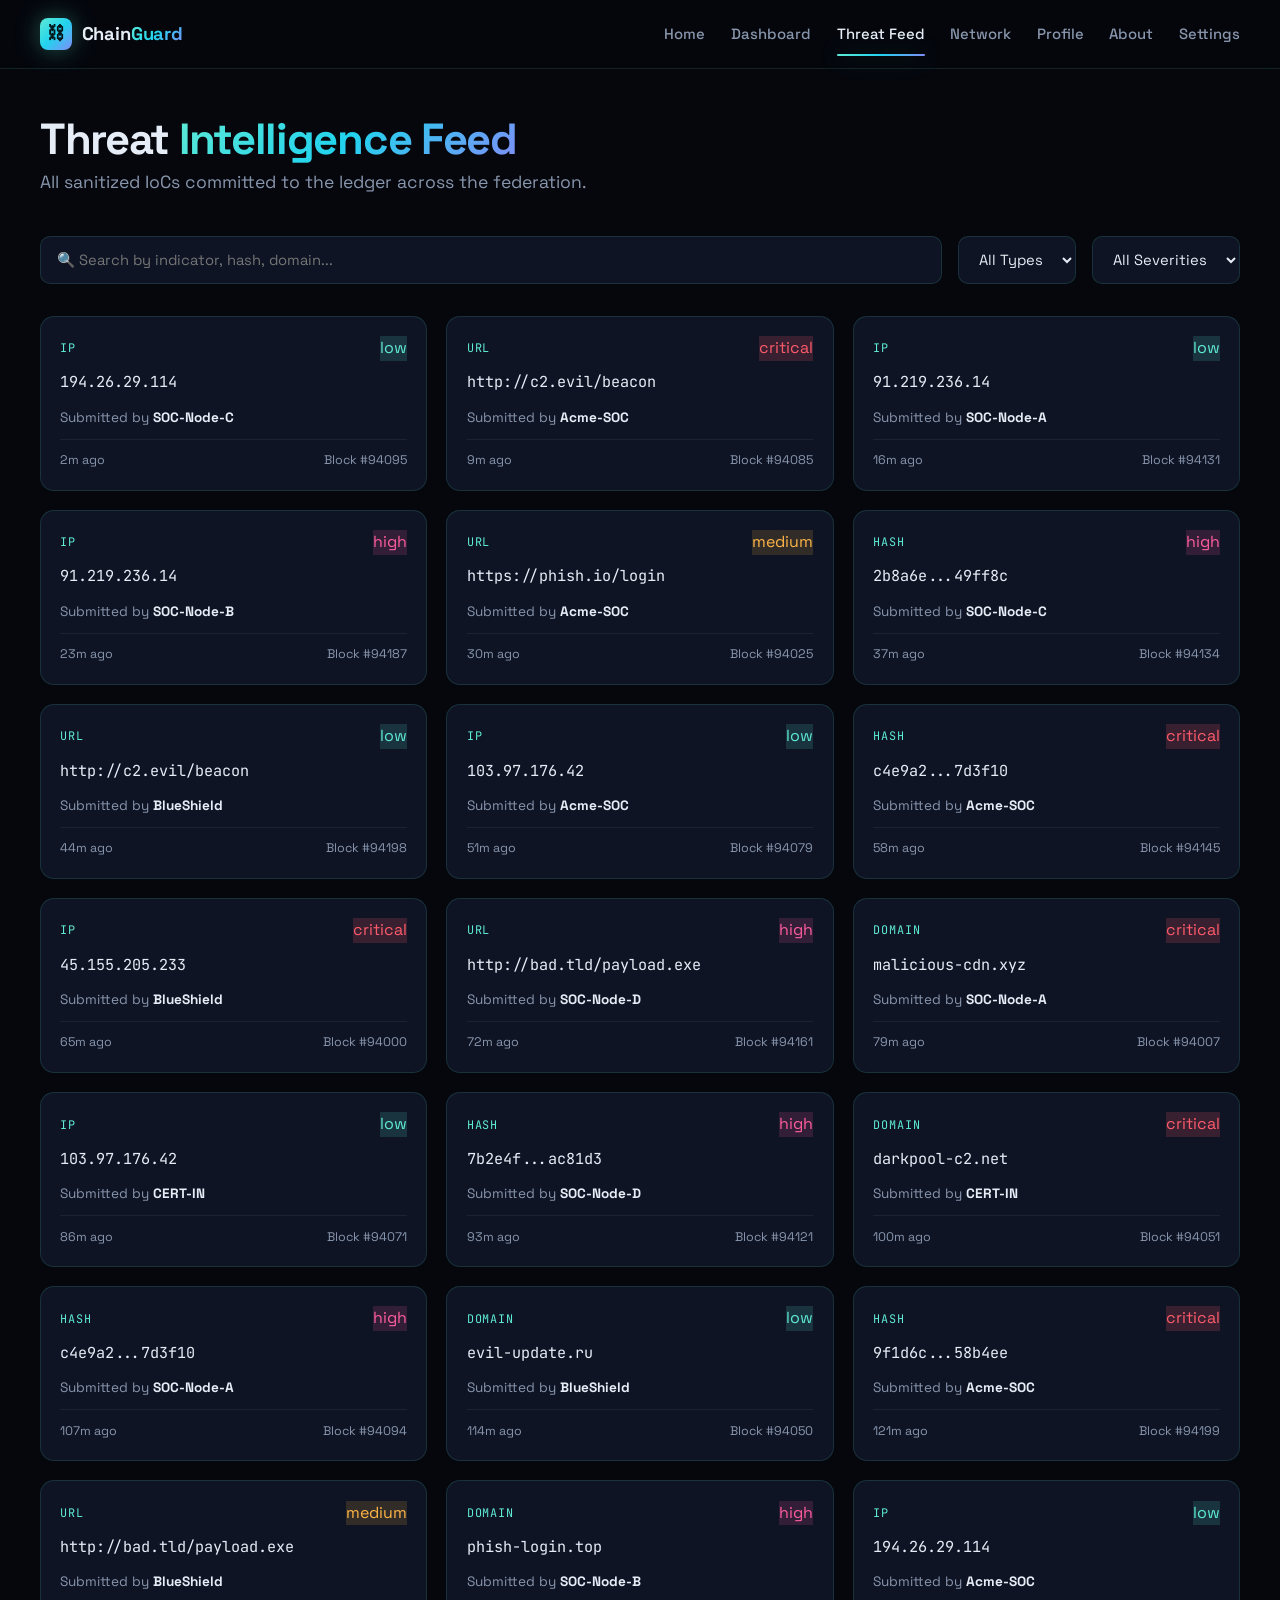
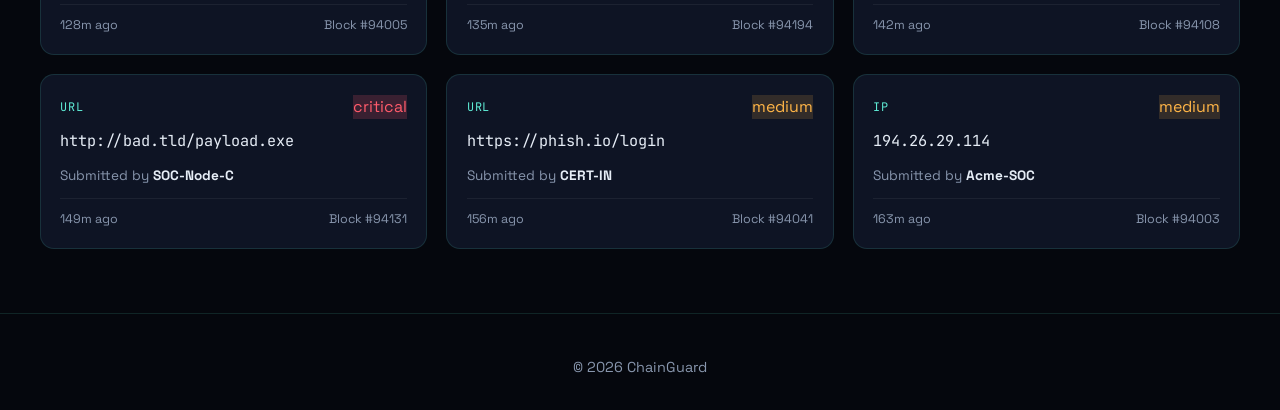
<file: chaingaurd/threats.html>
<!DOCTYPE html>
<html lang="en">
<head>
  <meta charset="UTF-8" />
  <meta name="viewport" content="width=device-width, initial-scale=1.0" />
  <title>ChainGuard — Decentralized Threat Intelligence for SOCs</title>
  <meta name="description" content="ChainGuard: a Hyperledger Fabric–powered platform for secure, real-time threat intelligence sharing across Security Operations Centers." />
  <link rel="icon" href="favicon.ico" />
  <link rel="preconnect" href="https://fonts.googleapis.com" />
  <link rel="preconnect" href="https://fonts.gstatic.com" crossorigin />
  <link href="https://fonts.googleapis.com/css2?family=JetBrains+Mono:wght@400;600&family=Space+Grotesk:wght@400;500;600;700&display=swap" rel="stylesheet" />
  <link rel="stylesheet" href="style.css" />
</head>
<body>
  <div class="grid-bg"></div>
  <div class="scanline"></div>

  <!-- NAV -->
  <header class="nav">
    <a href="index.html" class="brand">
      <span class="brand-mark">⛓</span>
      <span class="brand-name">Chain<span class="accent">Guard</span></span>
    </a>
    <nav class="nav-links">
      <a href="index.html">Home</a>
      <a href="dashboard.html">Dashboard</a>
      <a href="threats.html" class="active">Threat Feed</a>
      <a href="network.html">Network</a>
      <a href="profile.html">Profile</a>
      <a href="about.html">About</a> 
      <a href="settings.html">Settings</a>
    </nav>
    <button class="hamburger" aria-label="menu">☰</button>
  </header>
  <section class="page-head">
    <div><h1>Threat <span class="accent">Intelligence Feed</span></h1>
    <p class="lede">All sanitized IoCs committed to the ledger across the federation.</p></div>
  </section>

  <section class="filters">
    <input id="search" type="text" placeholder="🔍 Search by indicator, hash, domain..." />
    <select id="filter-type"><option value="">All Types</option><option>IP</option><option>Hash</option><option>Domain</option><option>URL</option></select>
    <select id="filter-sev"><option value="">All Severities</option><option>Critical</option><option>High</option><option>Medium</option><option>Low</option></select>
  </section>

  <section class="threat-grid" id="threat-grid"></section>

  <footer class="footer mini"><p>© 2026 ChainGuard</p></footer>
  <script src="script.js"></script>
</body>
</html>
</file>
<file: chaingaurd/style.css>
/* ===========================================================
   ChainGuard — Design System
   Dark cyber aesthetic · neon cyan + acid green
   =========================================================== */

:root{
  --bg:        #05070d;
  --bg-2:      #0a0e1a;
  --surface:   #0e1424;
  --surface-2: #131a2e;
  --line:      rgba(99, 255, 218, 0.12);
  --line-2:    rgba(255,255,255,0.06);
  --text:      #e6edf6;
  --muted:     #8896ad;
  --cyan:      #5eead4;
  --cyan-2:    #22d3ee;
  --green:     #a3ff8c;
  --pink:      #ff5d9e;
  --amber:     #ffb547;
  --red:       #ff5b6b;
  --grad: linear-gradient(135deg, #5eead4 0%, #22d3ee 50%, #818cf8 100%);
  --glow: 0 0 24px rgba(94,234,212,0.35);
  --shadow: 0 24px 60px -20px rgba(0,0,0,0.6);
  --radius: 14px;
  --mono: 'JetBrains Mono', ui-monospace, Menlo, monospace;
  --sans: 'Space Grotesk', system-ui, sans-serif;
}

*{box-sizing:border-box;margin:0;padding:0}
html,body{background:var(--bg);color:var(--text);font-family:var(--sans);line-height:1.55;-webkit-font-smoothing:antialiased}
a{color:inherit;text-decoration:none;transition:color .2s}
img{max-width:100%}
button{font-family:inherit;cursor:pointer;border:0;background:none;color:inherit}
ul{list-style:none}

/* Animated grid background */
.grid-bg{
  position:fixed;inset:0;z-index:-2;pointer-events:none;
  background:
    radial-gradient(ellipse at 20% 0%, rgba(94,234,212,0.10), transparent 60%),
    radial-gradient(ellipse at 80% 100%, rgba(129,140,248,0.10), transparent 60%),
    linear-gradient(rgba(94,234,212,0.05) 1px, transparent 1px) 0 0/40px 40px,
    linear-gradient(90deg, rgba(94,234,212,0.05) 1px, transparent 1px) 0 0/40px 40px,
    var(--bg);
  animation:drift 30s linear infinite;
}
@keyframes drift{to{background-position:0 0,0 0,0 800px,800px 0,0 0}}

.scanline{position:fixed;inset:0;z-index:-1;pointer-events:none;background:linear-gradient(transparent 50%, rgba(255,255,255,0.015) 50%);background-size:100% 4px;mix-blend-mode:overlay}

/* ============ NAV ============ */
.nav{
  position:sticky;top:0;z-index:50;
  display:flex;align-items:center;gap:2rem;
  padding:1rem 2.5rem;
  backdrop-filter:blur(14px);
  background:rgba(5,7,13,0.75);
  border-bottom:1px solid var(--line);
}
.brand{display:flex;align-items:center;gap:.6rem;font-weight:700;font-size:1.15rem;letter-spacing:-.01em}
.brand-mark{display:inline-grid;place-items:center;width:32px;height:32px;border-radius:8px;background:var(--grad);color:#04151a;font-size:1.1rem;box-shadow:var(--glow)}
.accent{background:var(--grad);-webkit-background-clip:text;background-clip:text;color:transparent}
.nav-links{display:flex;gap:1.6rem;margin-left:auto;font-size:.93rem;font-weight:500}
.nav-links a{color:var(--muted);position:relative;padding:.4rem 0}
.nav-links a:hover{color:var(--text)}
.nav-links a.active{color:var(--text)}
.nav-links a.active::after{content:"";position:absolute;left:0;right:0;bottom:-4px;height:2px;background:var(--grad);border-radius:2px;box-shadow:var(--glow)}
.hamburger{display:none;font-size:1.4rem;color:var(--text)}

.btn{
  display:inline-flex;align-items:center;gap:.5rem;
  padding:.7rem 1.2rem;border-radius:10px;
  font-weight:600;font-size:.92rem;
  transition:transform .15s, box-shadow .2s, background .2s;
  white-space:nowrap;
}
.btn-primary{background:var(--grad);color:#04151a;box-shadow:var(--glow)}
.btn-primary:hover{transform:translateY(-2px);box-shadow:0 0 32px rgba(94,234,212,0.55)}
.btn-ghost{background:transparent;border:1px solid var(--line);color:var(--text)}
.btn-ghost:hover{background:var(--surface);border-color:var(--cyan)}

/* ============ HERO ============ */
.hero{
  display:grid;grid-template-columns:1.1fr 1fr;gap:4rem;align-items:center;
  padding:5rem 2.5rem 4rem;max-width:1400px;margin:0 auto;
}
.badge{
  display:inline-flex;align-items:center;gap:.5rem;
  padding:.4rem .9rem;border-radius:999px;
  border:1px solid var(--line);background:var(--surface);
  font-family:var(--mono);font-size:.78rem;color:var(--cyan);
  margin-bottom:1.5rem;
}
.dot{width:8px;height:8px;border-radius:50%;background:var(--green);box-shadow:0 0 12px var(--green);animation:pulse 1.6s ease-in-out infinite}
.dot.live{background:var(--green);box-shadow:0 0 12px var(--green)}
@keyframes pulse{50%{opacity:.4}}

h1{font-size:clamp(2.4rem, 4.6vw, 4rem);line-height:1.05;font-weight:700;letter-spacing:-.03em;margin-bottom:1.4rem}
.grad{background:var(--grad);-webkit-background-clip:text;background-clip:text;color:transparent}
.lede{color:var(--muted);font-size:1.1rem;max-width:560px;margin-bottom:2rem}
.cta-row{display:flex;gap:1rem;flex-wrap:wrap;margin-bottom:3rem}

.stats{display:grid;grid-template-columns:repeat(4,1fr);gap:1rem;max-width:640px}
.stats > div{padding:1rem 0;border-top:1px solid var(--line)}
.stats strong{display:block;font-size:1.5rem;font-family:var(--mono);color:var(--cyan)}
.stats span{font-size:.78rem;color:var(--muted);text-transform:uppercase;letter-spacing:.06em}

/* Terminal */
.terminal{
  background:var(--surface);border:1px solid var(--line);
  border-radius:var(--radius);overflow:hidden;
  box-shadow:var(--shadow), 0 0 80px -20px rgba(94,234,212,0.25);
  font-family:var(--mono);font-size:.85rem;
}
.term-bar{display:flex;align-items:center;gap:.4rem;padding:.7rem 1rem;background:var(--surface-2);border-bottom:1px solid var(--line-2)}
.term-bar span{width:11px;height:11px;border-radius:50%;background:#444}
.term-bar span:nth-child(1){background:#ff5f56}
.term-bar span:nth-child(2){background:#ffbd2e}
.term-bar span:nth-child(3){background:#27c93f}
.term-bar p{margin-left:.6rem;color:var(--muted);font-size:.78rem}
.term-body{padding:1.2rem;min-height:340px;color:var(--cyan);white-space:pre-wrap;word-break:break-all}
.term-body .ok{color:var(--green)}
.term-body .warn{color:var(--amber)}
.term-body .err{color:var(--red)}
.term-body .muted{color:var(--muted)}
.term-body .cur::after{content:"▊";color:var(--cyan);animation:blink 1s steps(2) infinite}
@keyframes blink{50%{opacity:0}}

/* ============ Sections ============ */
.section-title{font-size:clamp(1.8rem,3vw,2.6rem);font-weight:700;letter-spacing:-.02em;text-align:center;margin-bottom:.6rem}
.section-sub{text-align:center;color:var(--muted);margin-bottom:3rem}

.features{padding:5rem 2.5rem;max-width:1400px;margin:0 auto}
.feature-grid{display:grid;grid-template-columns:repeat(3,1fr);gap:1.4rem}

.card{
  background:linear-gradient(180deg, var(--surface) 0%, var(--bg-2) 100%);
  border:1px solid var(--line);border-radius:var(--radius);
  padding:1.6rem;transition:border-color .25s, transform .25s;
  position:relative;overflow:hidden;
}
.card::before{
  content:"";position:absolute;inset:0;border-radius:var(--radius);padding:1px;
  background:linear-gradient(135deg, transparent 40%, rgba(94,234,212,0.4) 100%);
  -webkit-mask:linear-gradient(#000 0 0) content-box, linear-gradient(#000 0 0);-webkit-mask-composite:xor;mask-composite:exclude;
  opacity:0;transition:opacity .3s;pointer-events:none;
}
.card:hover{transform:translateY(-4px);border-color:rgba(94,234,212,0.3)}
.card:hover::before{opacity:1}
.card .ico{font-size:1.8rem;margin-bottom:.8rem}
.card h3{font-size:1.15rem;margin-bottom:.5rem}
.card p{color:var(--muted);font-size:.94rem}

/* Architecture flow */
.arch{padding:5rem 2.5rem;max-width:1400px;margin:0 auto}
.flow{display:flex;align-items:stretch;justify-content:center;gap:.6rem;flex-wrap:wrap;margin-top:2rem}
.flow-node{
  flex:1 1 170px;min-width:170px;padding:1.4rem 1.1rem;
  background:var(--surface);border:1px solid var(--line);border-radius:var(--radius);
  text-align:center;
}
.flow-node .num{font-family:var(--mono);font-size:.75rem;color:var(--cyan);letter-spacing:.1em}
.flow-node h4{margin:.4rem 0 .3rem;font-size:1.05rem}
.flow-node p{color:var(--muted);font-size:.85rem}
.arrow{display:grid;place-items:center;color:var(--cyan);font-size:1.6rem;font-weight:600}

/* CTA band */
.cta-band{
  display:flex;align-items:center;justify-content:space-between;gap:2rem;flex-wrap:wrap;
  margin:5rem auto;max-width:1300px;padding:3rem 2.5rem;
  background:linear-gradient(135deg, rgba(94,234,212,0.08), rgba(129,140,248,0.08));
  border:1px solid var(--line);border-radius:20px;
}
.cta-band h2{font-size:1.8rem;margin-bottom:.4rem}
.cta-band p{color:var(--muted)}

/* ============ Footer ============ */
.footer{
  display:grid;grid-template-columns:1.2fr 2fr;gap:3rem;
  padding:4rem 2.5rem 2rem;max-width:1400px;margin:0 auto;
  border-top:1px solid var(--line);
}
.footer strong{margin-left:.4rem;font-size:1.1rem}
.footer p{color:var(--muted);font-size:.9rem;margin-top:.6rem}
.foot-cols{display:grid;grid-template-columns:repeat(3,1fr);gap:2rem}
.foot-cols h5{font-size:.85rem;text-transform:uppercase;letter-spacing:.08em;color:var(--cyan);margin-bottom:.8rem}
.foot-cols a{display:block;color:var(--muted);font-size:.92rem;padding:.2rem 0}
.foot-cols a:hover{color:var(--text)}
.copyright{grid-column:1/-1;text-align:center;color:var(--muted);font-size:.82rem;padding-top:1.5rem;border-top:1px solid var(--line-2);margin-top:1rem}
.footer.mini{grid-template-columns:1fr;text-align:center;padding:2rem;color:var(--muted);font-size:.85rem}

/* ============ Page heads ============ */
.page-head{
  display:flex;align-items:flex-end;justify-content:space-between;gap:2rem;flex-wrap:wrap;
  padding:3rem 2.5rem 1.5rem;max-width:1400px;margin:0 auto;
}
.page-head h1{font-size:clamp(2rem,3.4vw,2.8rem);margin-bottom:.4rem}
.page-head .lede{margin:0}
.status-pill{
  display:inline-flex;align-items:center;gap:.5rem;
  padding:.5rem 1rem;border-radius:999px;
  background:var(--surface);border:1px solid var(--line);
  font-family:var(--mono);font-size:.82rem;color:var(--muted);
}
.status-pill.small{padding:.3rem .7rem;font-size:.74rem}

/* ============ Dashboard ============ */
.kpi-grid{display:grid;grid-template-columns:repeat(4,1fr);gap:1.2rem;padding:0 2.5rem;max-width:1400px;margin:0 auto 1.5rem}
.kpi{background:var(--surface);border:1px solid var(--line);border-radius:var(--radius);padding:1.2rem 1.4rem}
.kpi span{font-size:.78rem;color:var(--muted);text-transform:uppercase;letter-spacing:.06em}
.kpi strong{display:block;font-family:var(--mono);font-size:1.9rem;color:var(--text);margin:.4rem 0 .3rem}
.kpi em{font-style:normal;font-size:.82rem;color:var(--muted)}
.kpi em.up{color:var(--green)}
.kpi em.ok{color:var(--cyan)}

.dash-grid{display:grid;grid-template-columns:2fr 1fr;gap:1.4rem;padding:0 2.5rem 3rem;max-width:1400px;margin:0 auto}
.card.big{grid-column:span 1}
.dash-grid > .card.big:first-child{grid-row:span 1}
.card-head{display:flex;align-items:center;justify-content:space-between;margin-bottom:1rem}
.card h3{font-size:1.05rem;margin-bottom:1rem}

/* IoC list */
.ioc-list{display:flex;flex-direction:column;gap:.5rem;max-height:380px;overflow-y:auto}
.ioc-list li{
  display:grid;grid-template-columns:80px 1fr auto auto;gap:.8rem;align-items:center;
  padding:.7rem .9rem;background:var(--bg-2);border:1px solid var(--line-2);border-radius:10px;
  font-family:var(--mono);font-size:.82rem;
}
.ioc-list li.new{animation:slideIn .5s ease}
@keyframes slideIn{from{transform:translateY(-8px);opacity:0}}
.ioc-list .type{color:var(--cyan);font-weight:600;font-size:.72rem;text-transform:uppercase;letter-spacing:.06em}
.ioc-list .ind{color:var(--text);overflow:hidden;text-overflow:ellipsis;white-space:nowrap}
.ioc-list .sev{padding:.18rem .55rem;border-radius:999px;font-size:.7rem;font-weight:600;text-transform:uppercase;letter-spacing:.05em}
.sev.low{background:rgba(94,234,212,0.15);color:var(--cyan)}
.sev.medium{background:rgba(255,181,71,0.15);color:var(--amber)}
.sev.high{background:rgba(255,93,158,0.15);color:var(--pink)}
.sev.critical{background:rgba(255,91,107,0.18);color:var(--red)}
.ioc-list .time{color:var(--muted);font-size:.72rem}
.ioc-list.compact li{grid-template-columns:70px 1fr auto;font-size:.78rem}

/* Bars */
.bars{display:flex;flex-direction:column;gap:1rem}
.bar label{display:flex;justify-content:space-between;font-size:.85rem;margin-bottom:.4rem;color:var(--muted)}
.bar label span{color:var(--cyan);font-family:var(--mono)}
.bar > div{height:8px;background:var(--bg-2);border-radius:999px;overflow:hidden}
.bar i{display:block;height:100%;background:var(--grad);border-radius:999px;box-shadow:var(--glow);animation:grow 1.2s cubic-bezier(.2,.8,.2,1)}
@keyframes grow{from{width:0!important}}

/* Form */
.form{display:flex;flex-direction:column;gap:.9rem}
.form label{display:flex;flex-direction:column;gap:.35rem;font-size:.82rem;color:var(--muted)}
.form input, .form select, .form textarea{
  padding:.7rem .9rem;background:var(--bg-2);
  border:1px solid var(--line);border-radius:8px;
  color:var(--text);font-family:var(--sans);font-size:.92rem;outline:none;transition:border-color .2s;
}
.form input:focus, .form select:focus, .form textarea:focus{border-color:var(--cyan);box-shadow:0 0 0 3px rgba(94,234,212,0.15)}

/* Table */
.table{width:100%;border-collapse:collapse;font-family:var(--mono);font-size:.82rem}
.table th{text-align:left;padding:.7rem .6rem;color:var(--muted);font-weight:500;text-transform:uppercase;letter-spacing:.06em;font-size:.72rem;border-bottom:1px solid var(--line)}
.table td{padding:.75rem .6rem;border-bottom:1px solid var(--line-2);color:var(--text)}
.table tr:hover td{background:rgba(94,234,212,0.04)}
.table td.hash{color:var(--cyan)}

/* ============ Threat Feed ============ */
.filters{display:flex;gap:1rem;padding:1rem 2.5rem 2rem;max-width:1400px;margin:0 auto;flex-wrap:wrap}
.filters input{flex:1;min-width:240px}
.filters input, .filters select{
  padding:.8rem 1rem;background:var(--surface);border:1px solid var(--line);border-radius:10px;color:var(--text);font-family:var(--sans);font-size:.92rem;outline:none;
}
.threat-grid{display:grid;grid-template-columns:repeat(auto-fill,minmax(310px,1fr));gap:1.2rem;padding:0 2.5rem 4rem;max-width:1400px;margin:0 auto}
.threat-card{
  background:var(--surface);border:1px solid var(--line);border-radius:var(--radius);
  padding:1.2rem;transition:border-color .2s, transform .2s;
}
.threat-card:hover{border-color:var(--cyan);transform:translateY(-3px)}
.threat-card .row{display:flex;justify-content:space-between;align-items:center;margin-bottom:.6rem}
.threat-card .type{font-family:var(--mono);font-size:.74rem;color:var(--cyan);text-transform:uppercase;letter-spacing:.08em}
.threat-card .ind{font-family:var(--mono);font-size:.95rem;word-break:break-all;margin:.3rem 0 .8rem}
.threat-card .meta{display:flex;justify-content:space-between;color:var(--muted);font-size:.78rem;margin-top:.7rem;padding-top:.7rem;border-top:1px solid var(--line-2)}

/* ============ Network ============ */
.net-wrap{display:grid;grid-template-columns:2fr 1fr;gap:1.4rem;padding:0 2.5rem 4rem;max-width:1400px;margin:0 auto}
.net-canvas{padding:0;overflow:hidden;min-height:520px}
.net-canvas canvas{display:block;width:100%;height:520px}
.node-list{display:flex;flex-direction:column;gap:.55rem;max-height:520px;overflow-y:auto}
.node-list li{display:flex;justify-content:space-between;align-items:center;padding:.7rem .9rem;background:var(--bg-2);border:1px solid var(--line-2);border-radius:10px;font-family:var(--mono);font-size:.82rem}
.node-list li .name{color:var(--text)}
.node-list li .lat{color:var(--muted);font-size:.74rem}

/* ============ Profile ============ */
.profile-wrap{display:grid;grid-template-columns:1fr 2fr;gap:1.4rem;padding:3rem 2.5rem 4rem;max-width:1400px;margin:0 auto}
.profile-card{text-align:center}
.avatar{width:90px;height:90px;border-radius:50%;background:var(--grad);display:grid;place-items:center;color:#04151a;font-size:2rem;font-weight:700;margin:0 auto 1rem;box-shadow:var(--glow)}
.profile-card h2{font-size:1.4rem;margin-bottom:.2rem}
.muted{color:var(--muted);font-size:.9rem}
.chips{display:flex;flex-wrap:wrap;justify-content:center;gap:.4rem;margin:1rem 0}
.chip{padding:.3rem .8rem;border-radius:999px;background:var(--bg-2);border:1px solid var(--line-2);font-size:.76rem;color:var(--muted)}
.chip.ok{color:var(--green);border-color:rgba(163,255,140,0.25)}
.meta{display:grid;grid-template-columns:auto 1fr;gap:.5rem 1rem;text-align:left;margin-top:1.5rem;font-size:.85rem;padding-top:1.5rem;border-top:1px solid var(--line-2)}
.meta dt{color:var(--muted)}
.meta dd{font-family:var(--mono);color:var(--text);word-break:break-all}
.profile-side{display:flex;flex-direction:column;gap:1.4rem}
.kpi-row{display:grid;grid-template-columns:repeat(3,1fr);gap:1rem;text-align:center}
.kpi-row strong{display:block;font-family:var(--mono);font-size:1.6rem;color:var(--cyan)}
.kpi-row span{font-size:.78rem;color:var(--muted)}
.cred{margin-bottom:1rem}
.cred label{display:block;font-size:.78rem;color:var(--muted);margin-bottom:.3rem}
.cred code{display:block;padding:.6rem .8rem;background:var(--bg-2);border:1px solid var(--line-2);border-radius:8px;font-family:var(--mono);font-size:.85rem;color:var(--cyan);word-break:break-all}

/* ============ About ============ */
.about-grid{display:grid;grid-template-columns:repeat(2,1fr);gap:1.4rem;padding:0 2.5rem 4rem;max-width:1300px;margin:0 auto}
.about-grid p, .tech li{color:var(--muted);font-size:.94rem}
.tech{display:flex;flex-direction:column;gap:.5rem;font-family:var(--mono);font-size:.85rem}
.tech li{padding:.5rem .8rem;background:var(--bg-2);border-radius:8px;border-left:2px solid var(--cyan)}

.pyramid{display:flex;flex-direction:column;align-items:center;gap:.3rem;margin-top:1rem}
.pyramid .p{padding:.6rem 1rem;border-radius:6px;font-size:.85rem;font-weight:600;text-align:center;color:#04151a}
.pyramid .p span{font-family:var(--mono);font-size:.7rem;opacity:.7;margin-left:.5rem}
.p1{width:30%;background:#ff5b6b;color:#fff}
.p2{width:42%;background:#ff7aa2}
.p3{width:55%;background:#ffb547}
.p4{width:68%;background:#a3ff8c}
.p5{width:80%;background:#5eead4}
.p6{width:92%;background:#22d3ee}

.timeline-wrap{padding:3rem 2.5rem;max-width:1100px;margin:0 auto}
.timeline{position:relative;padding-left:2rem;margin-top:2rem;display:flex;flex-direction:column;gap:1.2rem;border-left:2px solid var(--line)}
.timeline li{position:relative;padding:1rem 1.2rem;background:var(--surface);border:1px solid var(--line);border-radius:10px}
.timeline li::before{content:"";position:absolute;left:-2.4rem;top:1.2rem;width:14px;height:14px;border-radius:50%;background:var(--grad);box-shadow:var(--glow)}
.timeline h4{font-family:var(--mono);font-size:.85rem;color:var(--cyan);margin-bottom:.2rem}
.timeline p{color:var(--text);font-size:.95rem}

/* ============ Responsive ============ */
@media (max-width: 980px){
  .hero{grid-template-columns:1fr;padding:3rem 1.2rem}
  .feature-grid{grid-template-columns:1fr 1fr}
  .dash-grid, .net-wrap, .profile-wrap, .about-grid, .footer{grid-template-columns:1fr}
  .kpi-grid{grid-template-columns:1fr 1fr}
  .stats{grid-template-columns:1fr 1fr}
  .arrow{transform:rotate(90deg)}
  .nav{padding:1rem 1.2rem}
  .nav-links{display:none;position:absolute;top:100%;left:0;right:0;flex-direction:column;background:var(--bg-2);padding:1rem 1.5rem;border-bottom:1px solid var(--line);gap:.6rem}
  .nav-links.open{display:flex}
  .hamburger{display:block;margin-left:auto;order:2}
  .nav .btn{display:none}
  .foot-cols{grid-template-columns:1fr 1fr}
  .page-head{padding:2rem 1.2rem 1rem}
  .kpi-grid, .dash-grid, .filters, .threat-grid, .net-wrap, .profile-wrap, .about-grid{padding-left:1.2rem;padding-right:1.2rem}
  .features, .arch{padding:3rem 1.2rem}
}
@media (max-width: 560px){
  .feature-grid, .kpi-grid, .stats, .kpi-row, .foot-cols{grid-template-columns:1fr}
  h1{font-size:2.2rem}
}
</file>
